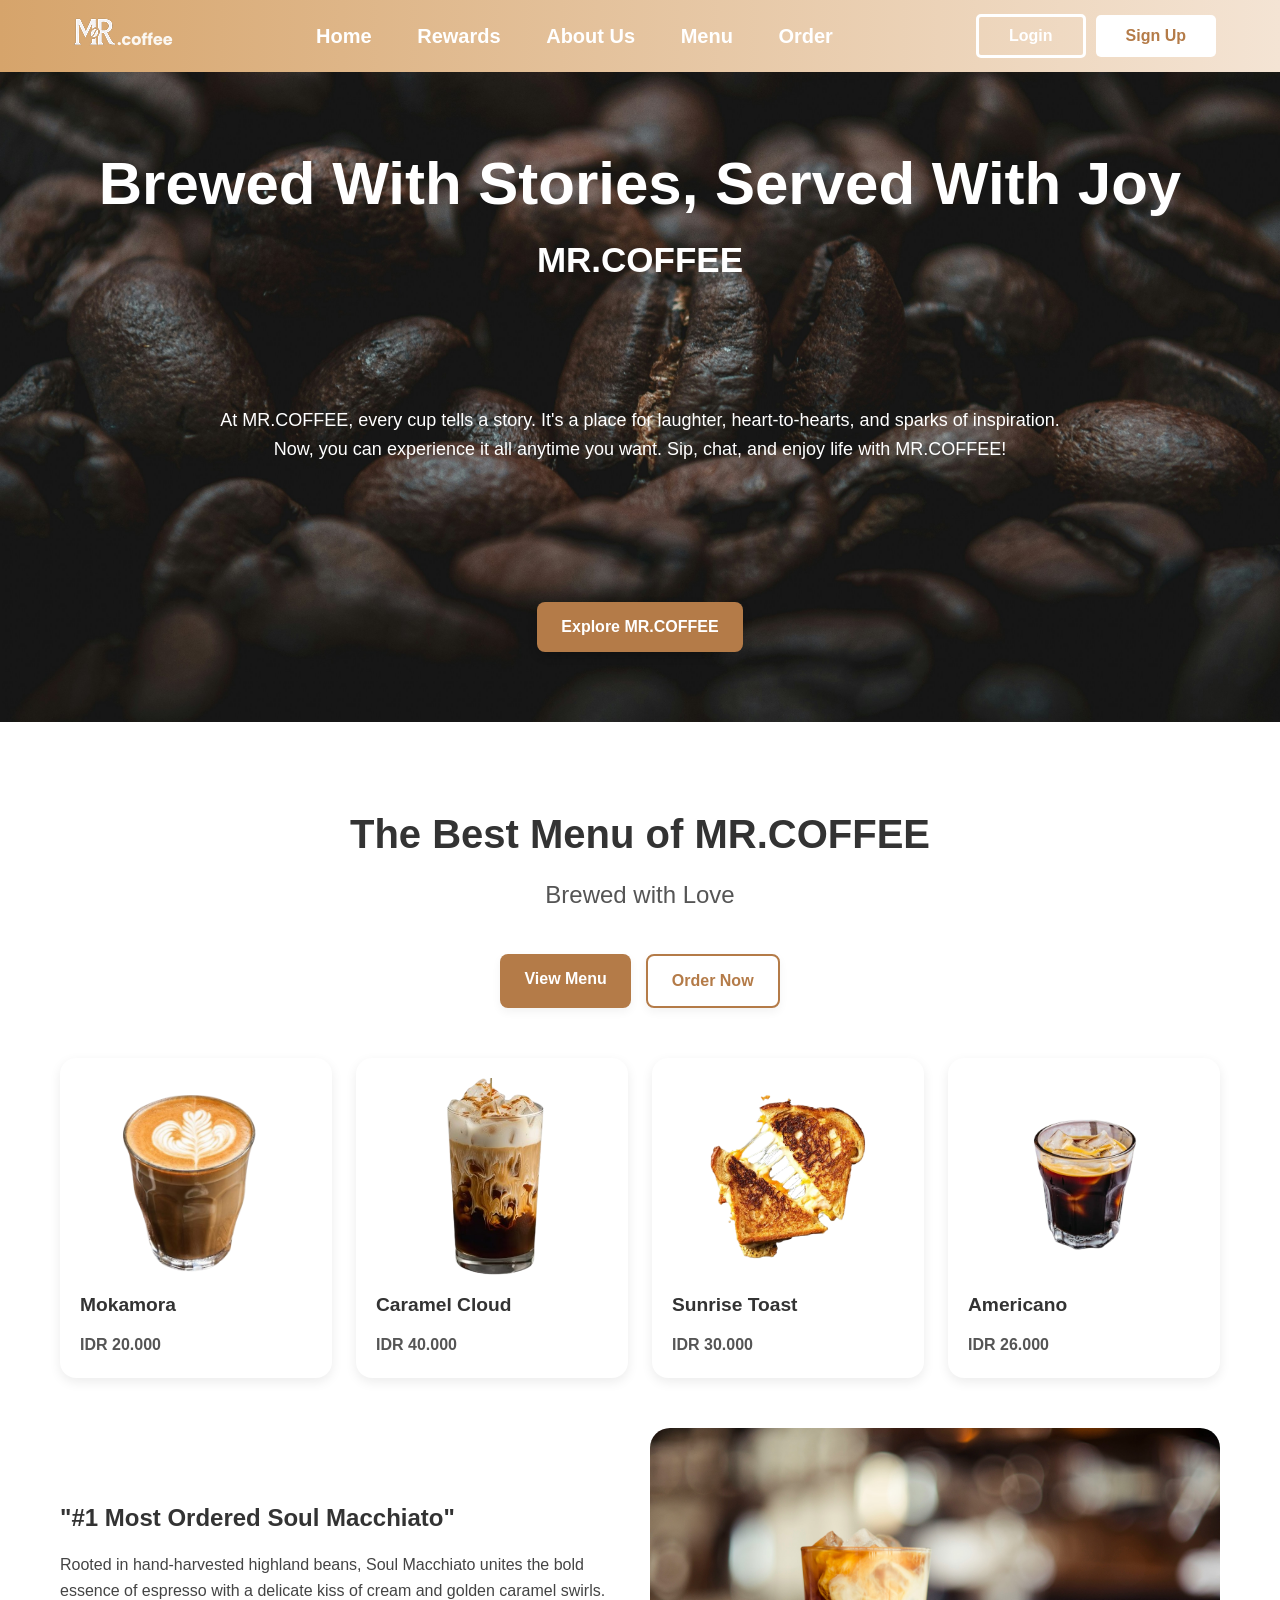
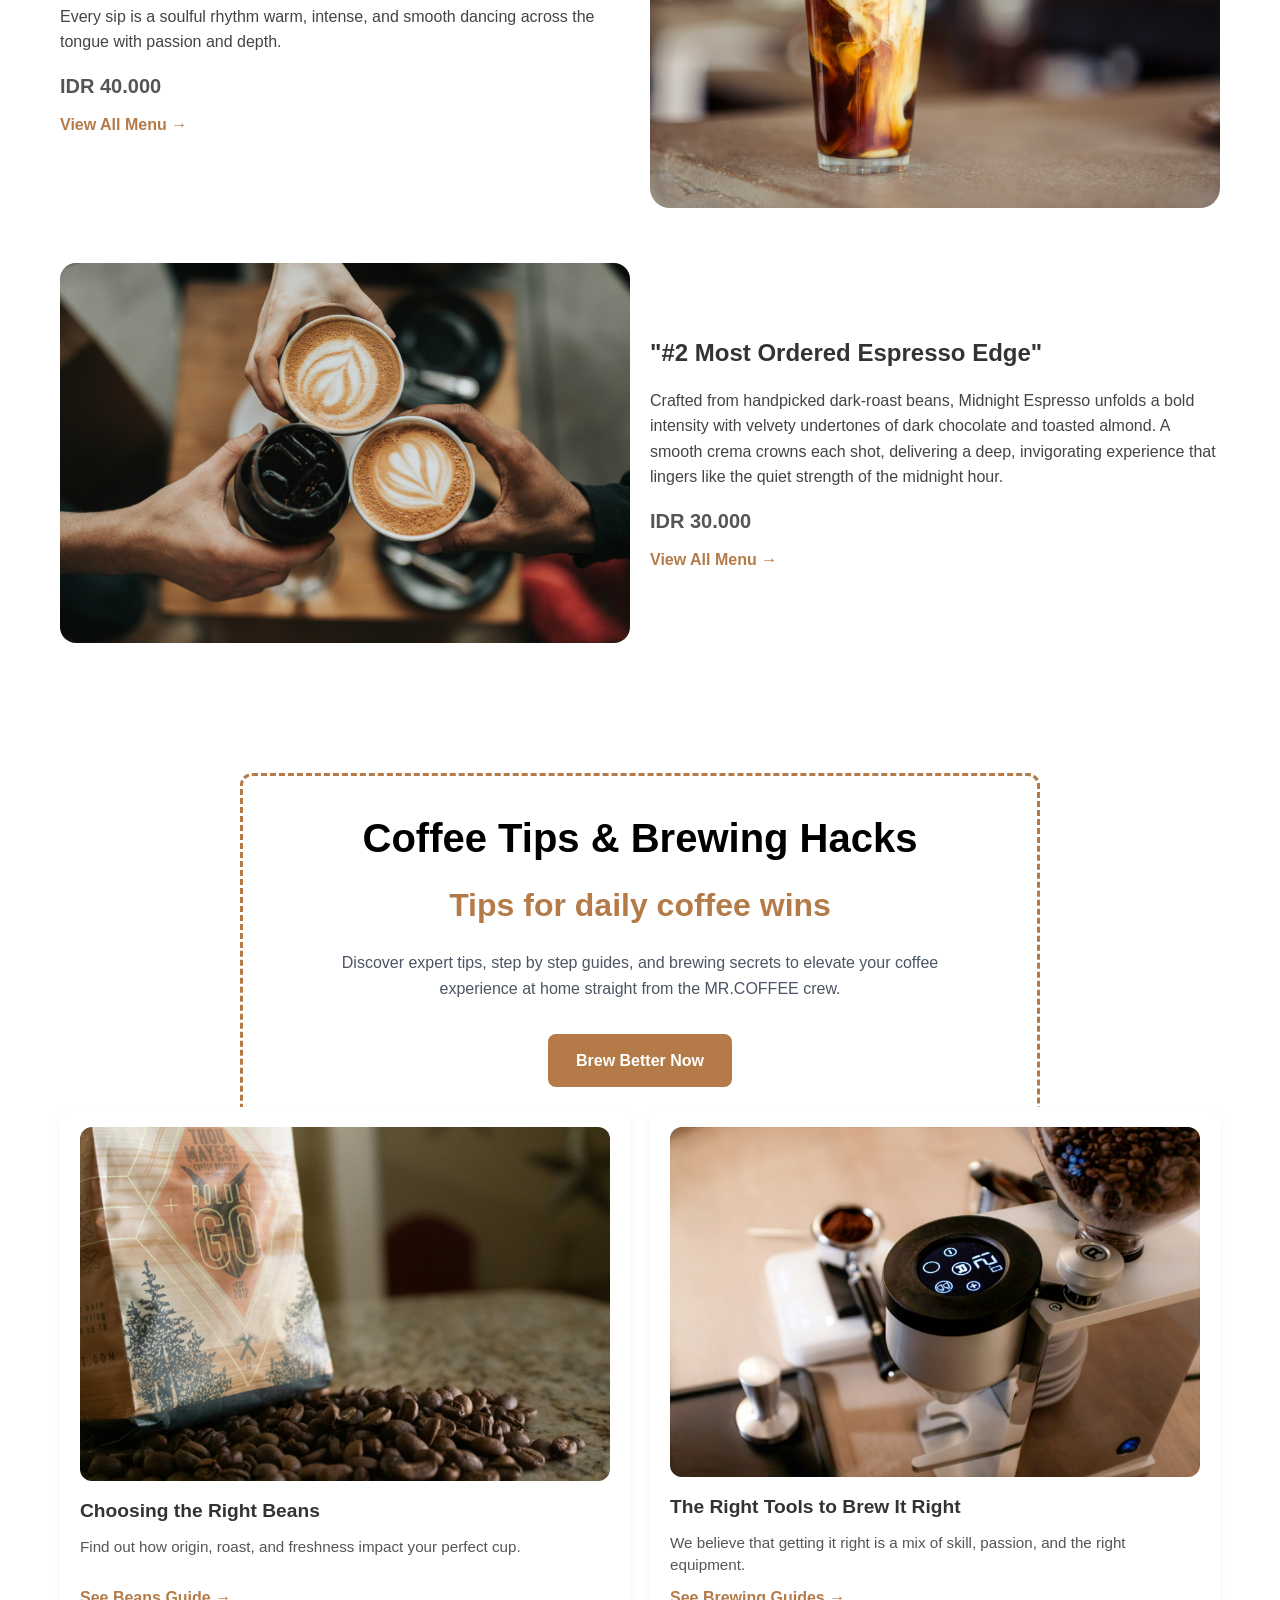
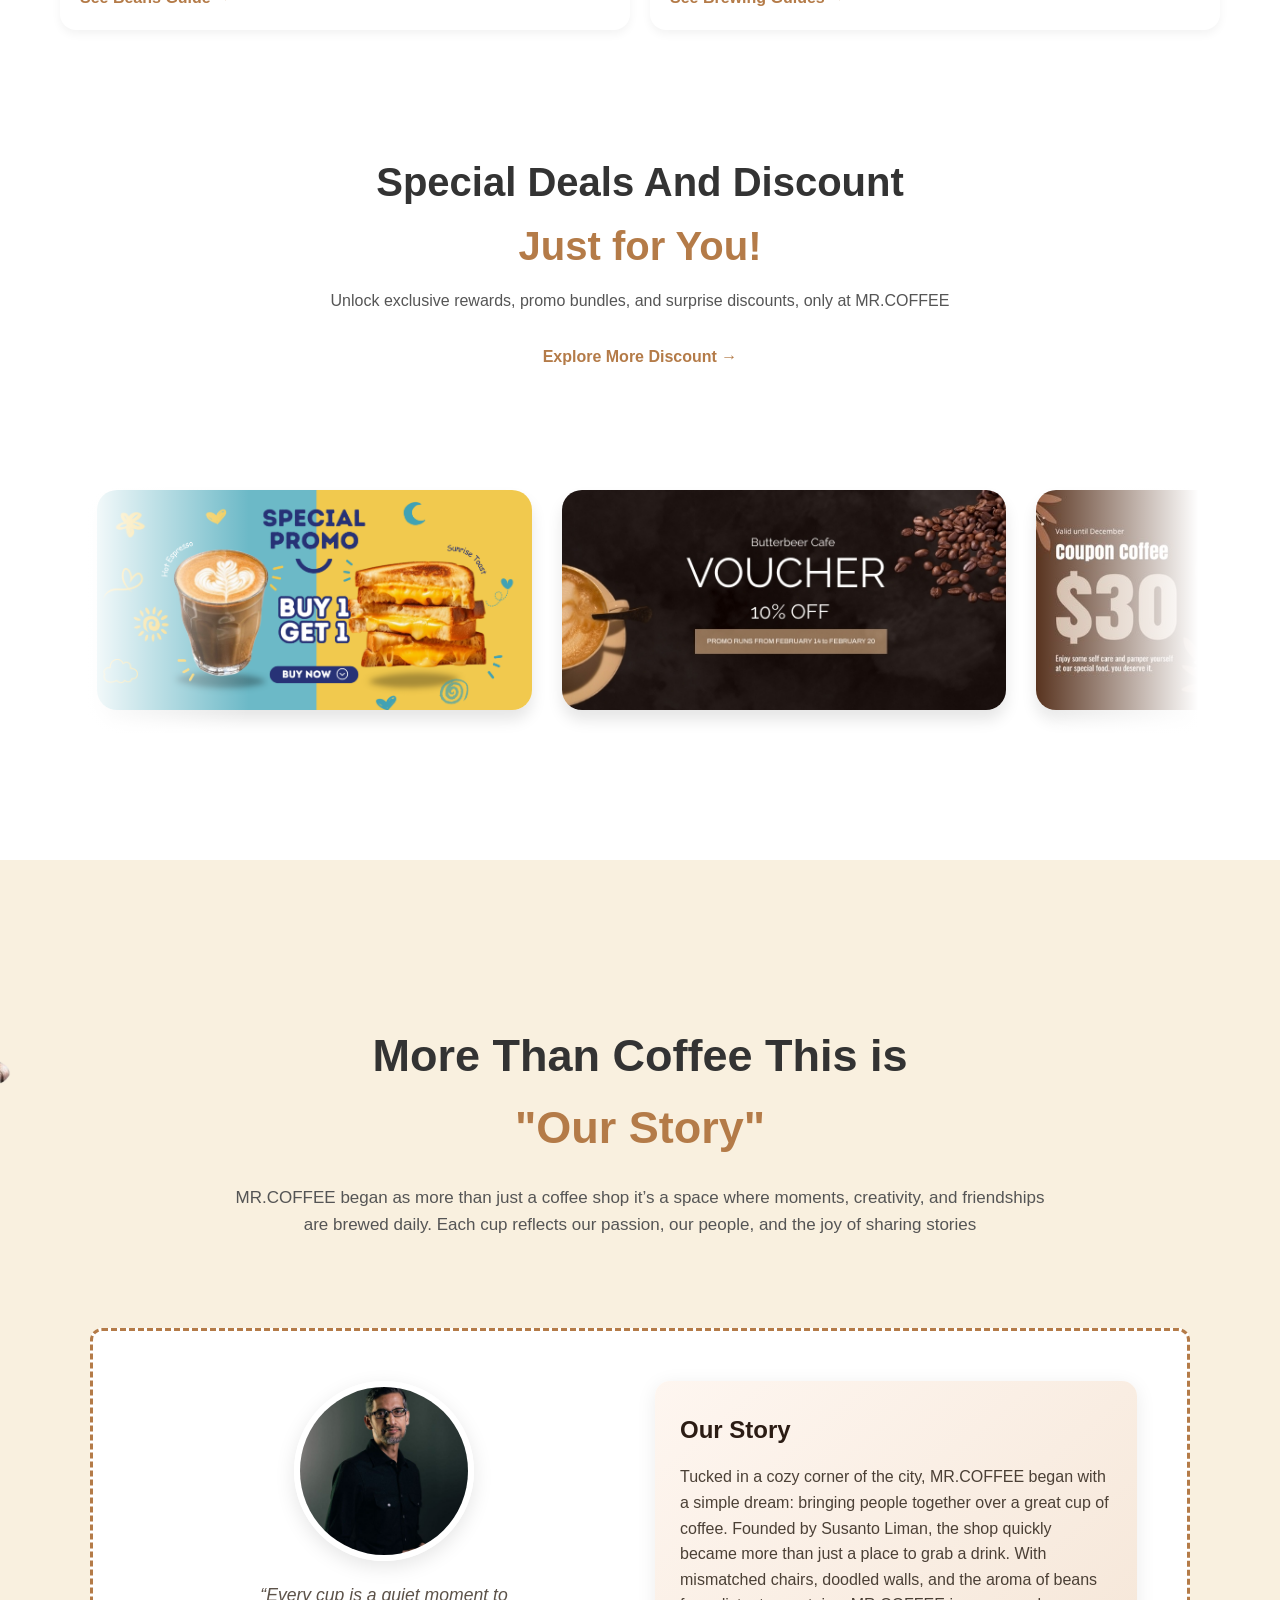
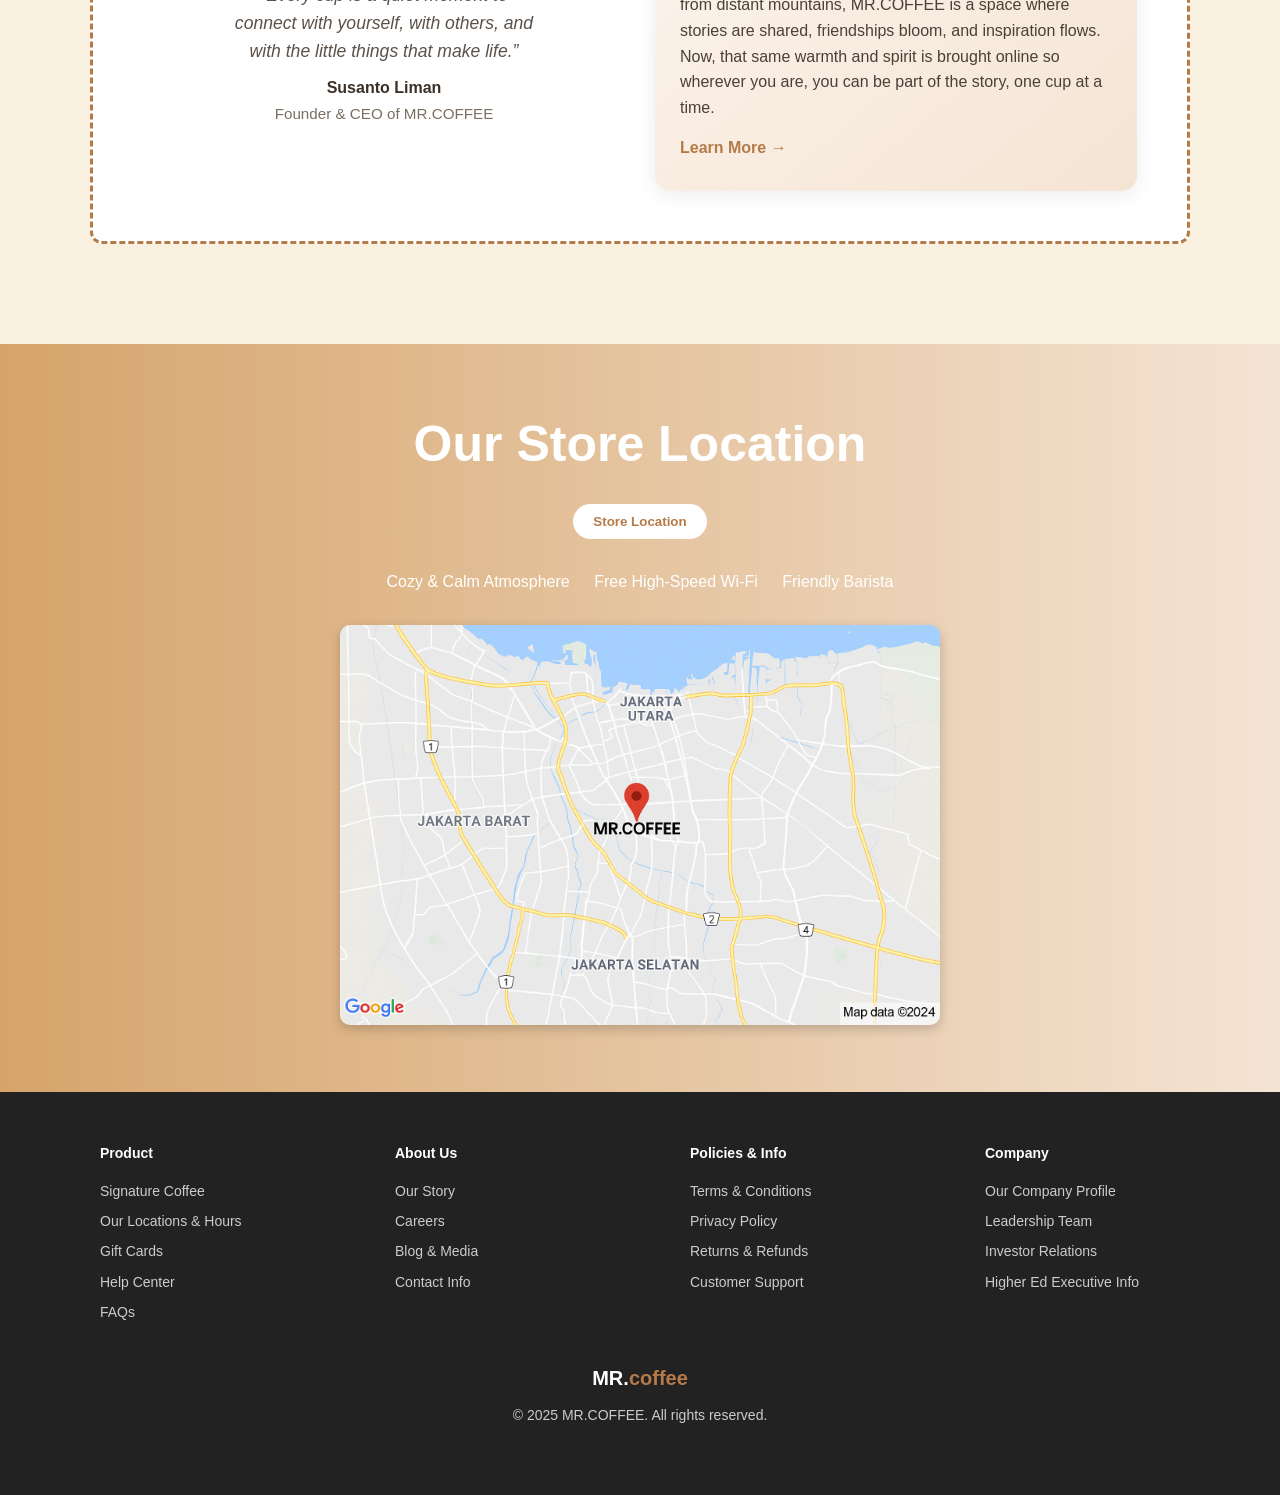
<file: index.html>
<!DOCTYPE html>
<html lang="en">
<head>
    <meta charset="UTF-8">
    <meta name="viewport" content="width=device-width, initial-scale=1.0">
    <title>MR.COFFEE - Home</title>
    <link rel="stylesheet" href="style.css">
</head>
<body>
    <header class="header">
        <div class="container">
            <div class="logo-image">
                <img src="aset/logo.png" alt="">
            </div>

            <div class="navbar">
                <nav class="navbar-link">
                    <a href="index.html">Home</a>
                    <a href="rewards.html">Rewards</a>
                    <a href="about.html">About Us</a>
                    <a href="menu.html">Menu</a>
                    <a href="order.html">Order</a>
                </nav>
            </div>

            <div class="button">
                <a href="login.html" class="btn-login">Login</a>
                <a href="signup.html" class="btn-signup">Sign Up</a>
            </div>
        </div>
    </header>

    <section class="banner">
        <div class="slogan-text">
            <h1>Brewed With Stories, Served With Joy</h1>
            <h2>MR.COFFEE</h2>
        </div>

        <div class="description">
            <p>At MR.COFFEE, every cup tells a story. It's a place for laughter, heart-to-hearts, and sparks of inspiration.</p>
            <p>Now, you can experience it all anytime you want. Sip, chat, and enjoy life with MR.COFFEE!</p>
        </div>
        <div class="banner-buttons">
            <a href="about.html" class="btn-banner-primary">Explore MR.COFFEE</a>
        </div>
    </section>

    <section class="top-products">
        <h3>The Best Menu of MR.COFFEE<br><span>Brewed with Love</span></h3>

        <div class="menu-buttons">
            <a href="menu.html" class="btn-primary">View Menu</a>
            <a href="order.html" class="btn-secondary">Order Now</a>
        </div>


        <div class="product-box">
            <div class="product">
                <img src="aset/menu1.png" alt="Mokamora">
                <h4>Mokamora</h4>
                <p>IDR 20.000</p>
            </div>
            <div class="product">
                <img src="aset/menu2.png" alt="Caramel Cloud">
                <h4>Caramel Cloud</h4>
                <p>IDR 40.000</p>
            </div>
            <div class="product">
                <img src="aset/menu3.png" alt="Sunrise Toast">
                <h4>Sunrise Toast</h4>
                <p>IDR 30.000</p>
            </div>
            <div class="product">
                <img src="aset/menu4.png" alt="Americano">
                <h4>Americano</h4>
                <p>IDR 26.000</p>
            </div>
        </div>

        <div class="featured-product">
            <div class="featured-info">
                <img src="aset/menu5.jpg" alt="Soul Macchiato">
                <div class="featured-text">
                    <h4>"#1 Most Ordered Soul Macchiato"</h4>
                    <p>Rooted in hand-harvested highland beans, Soul Macchiato unites the bold essence of espresso with a delicate kiss of cream and golden caramel swirls. Every sip is a soulful rhythm warm, intense, and smooth dancing across the tongue with passion and depth.</p>
                    <h5>IDR 40.000</h5>
                    <a href="menu.html">View All Menu →</a>
                </div>
            </div>
        </div>

        <div class="featured-product2">
            <div class="featured-info2">
                <img src="aset/menu6.jpg" alt="Soul Macchiato">
                <div class="featured-text">
                    <h4>"#2 Most Ordered Espresso Edge"</h4>
                    <p>Crafted from handpicked dark-roast beans, Midnight Espresso unfolds a bold intensity with velvety undertones of dark chocolate and toasted almond. A smooth crema crowns each shot, delivering a deep, invigorating experience that lingers like the quiet strength of the midnight hour.</p>
                    <h5>IDR 30.000</h5>
                    <a href="menu.html">View All Menu →</a>
                </div>
            </div>
        </div>

        <div class="title-box">
            <div class="title-box">
                <h2>Coffee Tips & Brewing Hacks<br><span>Tips for daily coffee wins</span></h2>
                <p class="product-subtext">
                    Discover expert tips, step by step guides, and brewing secrets to elevate your coffee experience at home straight from the MR.COFFEE crew.
                </p>
                <a href="#" class="cta-button">Brew Better Now</a>
            </div>
        </div>

        <div class="bottom-products">
            <div class="product">
                <img src="aset/jacob-campbell-krJo47mgFeI-unsplash.jpg" alt="Brew Tools">
                <h4>Choosing the Right Beans</h4>
                <p>Find out how origin, roast, and freshness impact your perfect cup.</p>
                <a href="#">See Beans Guide →</a>
            </div>
            <div class="product">
                <img src="aset/grinder.jpg" alt="Coffee Grinder">
                <h4>The Right Tools to Brew It Right</h4>
                <p>We believe that getting it right is a mix of skill, passion, and the right equipment.</p>
                <a href="#">See Brewing Guides →</a>
            </div>
        </div>
    </section>

    <section class="rewards-section">
        <h2>Special Deals And Discount<br><span>Just for You!</span></h2>
        <p class="rewards-subtext">Unlock exclusive rewards, promo bundles, and surprise discounts, only at MR.COFFEE</p>
        <a href="rewards.html" class="explore-link">Explore More Discount →</a>

        <div class="slider-wrapper">
            <div class="slider">
                <div class="slide-track">
                    <div class="slide">
                        <img src="/aset/rewards1.png" alt="">
                    </div>
                    <div class="slide">
                        <img src="/aset/rewards2.jpg" alt="">
                    </div>
                    <div  class="slide">
                        <img src="/aset/promo3.jpeg" alt="">
                    </div>
                    <div  class="slide">
                        <img src="aset/promo1.jpg" alt="">
                    </div>
                    <div  class="slide">
                        <img src="aset/rewards5.jpg" alt="">
                    </div>

                    <div class="slide">
                        <img src="/aset/rewards1.png" alt="">
                    </div>
                    <div class="slide">
                        <img src="/aset/rewards2.jpg" alt="">
                    </div>
                    <div  class="slide">
                        <img src="/aset/promo3.jpeg" alt="">
                    </div>
                    <div  class="slide">
                        <img src="aset/promo1.jpg" alt="">
                    </div>  
                    <div  class="slide">
                        <img src="aset/rewards5.jpg" alt="">
                    </div>

                    <div class="slide">
                        <img src="/aset/rewards1.png" alt="">
                    </div>
                    <div class="slide">
                        <img src="/aset/rewards2.jpg" alt="">
                    </div>
                    <div  class="slide">
                        <img src="/aset/promo3.jpeg" alt="">
                    </div>
                    <div  class="slide">
                        <img src="aset/promo1.jpg" alt="">
                    </div>  
                    <div  class="slide">
                        <img src="aset/rewards5.jpg" alt="">
                    </div>
                </div>
            </div>
        </div>
    </section>

    <section class="ceo-story-section">
        <img src="aset/dekorasi1.png" alt="decoration" class="decoration decoration-right">
        <img src="aset/dekoarsi3.png" alt="decoration" class="decoration decoration-left">

        <div class="title-ceo">
            <h2>More Than Coffee This is<br><span>"Our Story"</span></h2>
            <p class="ceo-subtext">MR.COFFEE began as more than just a coffee shop it’s a space where
            moments, creativity, and friendships<br>are brewed daily. Each cup reflects 
            our passion, our people, and the joy of sharing stories</p>
        </div>
        <div class="ceo-story-container">
            <div class="ceo-left">
                <img src="aset/ceo2.jpg" alt="Founder" class="ceo-photo">
                <blockquote class="ceo-quote">“Every cup is a quiet moment to connect with yourself, with others, and with the little things that make life.”</blockquote>
                <p class="ceo-name">Susanto Liman<br><span>Founder & CEO of MR.COFFEE</span></p>
            </div>

            <div class="ceo-right">
                <div class="ceo-story-box">
                    <h3>Our Story</h3>
                    <p>
                    Tucked in a cozy corner of the city, MR.COFFEE began with a simple dream: bringing people together over a great cup of coffee.
                    Founded by Susanto Liman, the shop quickly became more than just a place to grab a drink.
                    With mismatched chairs, doodled walls, and the aroma of beans from distant mountains, MR.COFFEE is a space where stories are shared, friendships bloom, and inspiration flows.
                    Now, that same warmth and spirit is brought online so wherever you are, you can be part of the story, one cup at a time.
                    </p>
                    <a href="about.html" class="learn-more">Learn More →</a>
                </div>
            </div>
        </div>
    </section>


    <section class="store-map-section">
        <h1>Our Store Location</h1>
        <button class="store-location-btn">Store Location</button>
        <div class="store-info-icons">
            <span>Cozy & Calm Atmosphere</span>
            <span>Free High-Speed Wi-Fi</span>
            <span>Friendly Barista</span>
        </div>
        <div class="map-container">
            <img src="aset/Maps.png" alt="MR.COFFEE Store Location Map">
        </div>
    </section>

    <footer class="site-footer">
        <div class="footer-columns">
            <div>
                <h4>Product</h4>
                <ul>
                    <li>Signature Coffee</li>
                    <li>Our Locations & Hours</li>
                    <li>Gift Cards</li>
                    <li>Help Center</li>
                    <li>FAQs</li>
                </ul>
            </div>
            <div>
                <h4>About Us</h4>
                <ul>
                    <li>Our Story</li>
                    <li>Careers</li>
                    <li>Blog & Media</li>
                    <li>Contact Info</li>
                </ul>
            </div>
            <div>
                <h4>Policies & Info</h4>
                <ul>
                    <li>Terms & Conditions</li>
                    <li>Privacy Policy</li>
                    <li>Returns & Refunds</li>
                    <li>Customer Support</li>
                </ul>
            </div>
            <div>
                <h4>Company</h4>
                <ul>
                    <li>Our Company Profile</li>
                    <li>Leadership Team</li>
                    <li>Investor Relations</li>
                    <li>Higher Ed Executive Info</li>
                </ul>
            </div>
        </div>
        <div class="footer-bottom">
            <div class="footer-logo">MR.<span>coffee</span></div>
            <p>&copy; 2025 MR.COFFEE. All rights reserved.</p>
            <div class="social-icons">
                <a href="#"></a>
                <a href="#"></a>
                <a href="#"></a>
                <a href="#"></a>
            </div>
            </div>
    </footer>
</body>
</html>
</file>
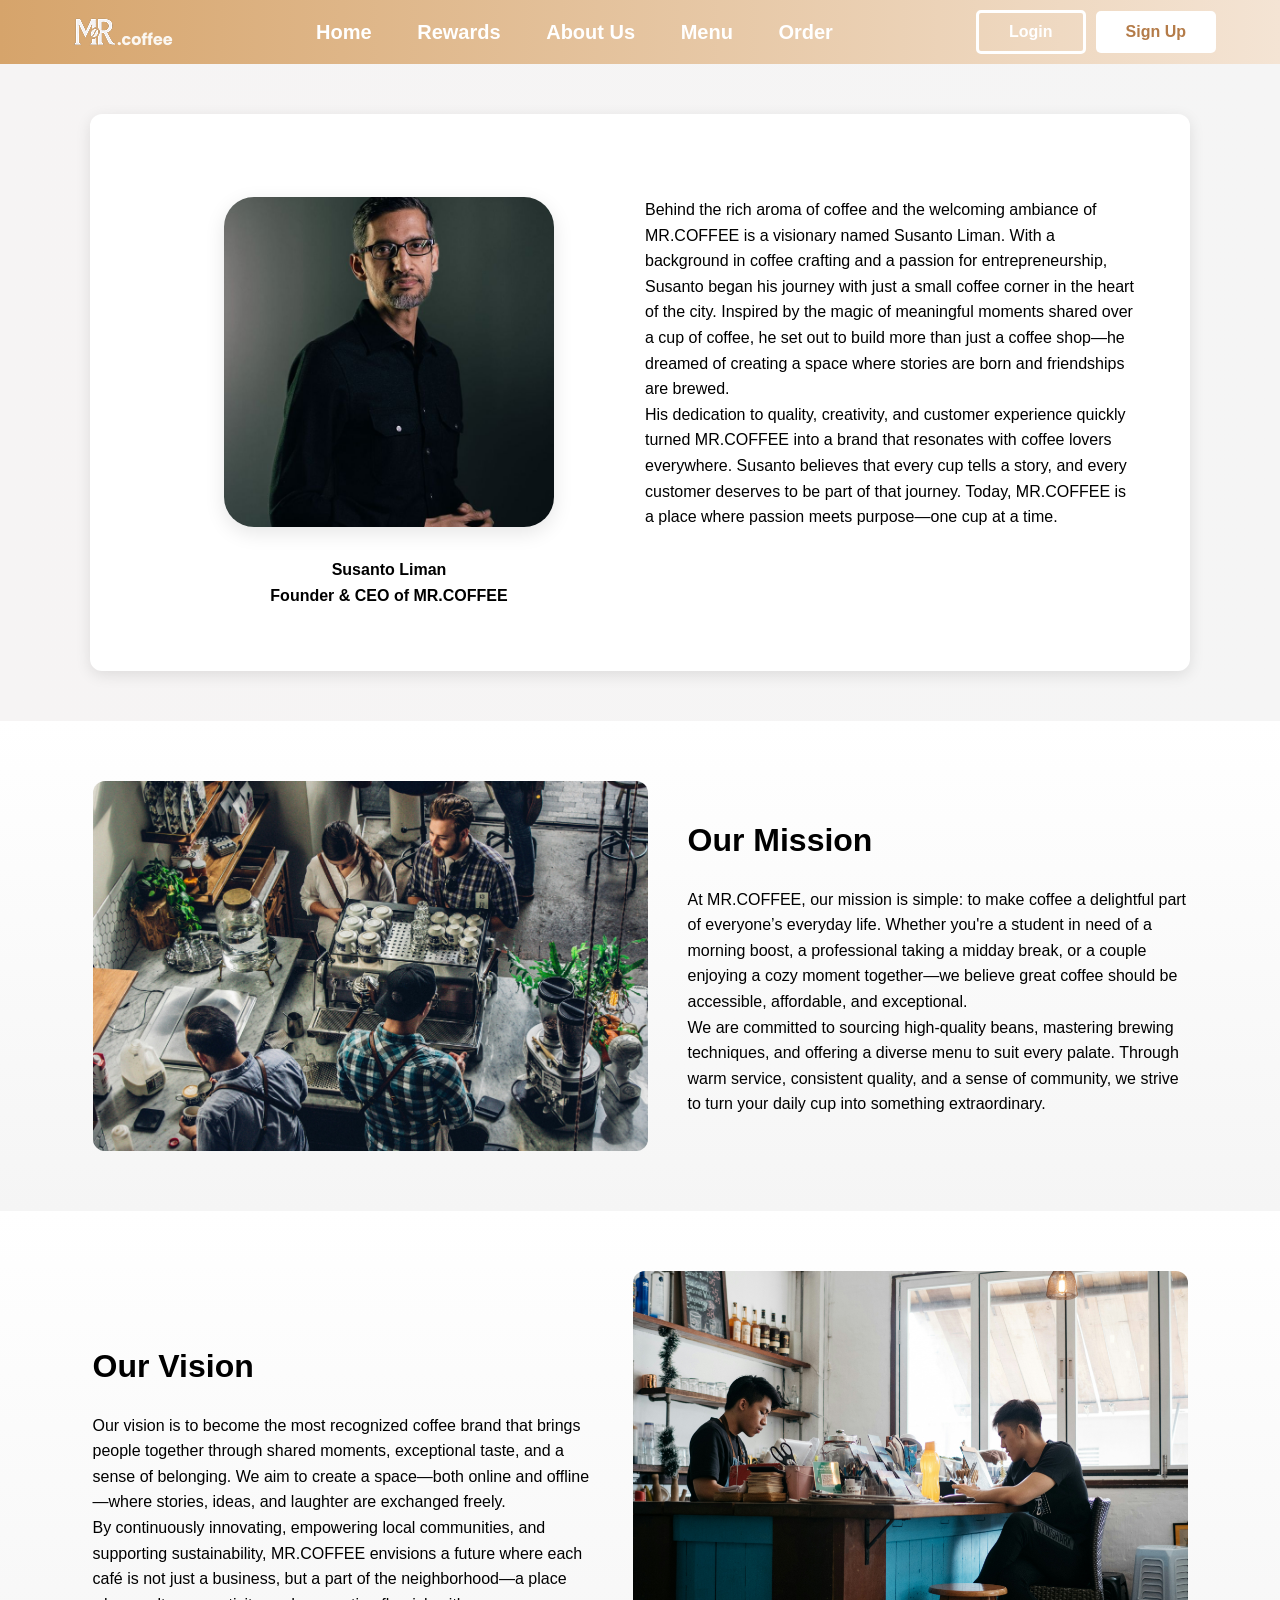
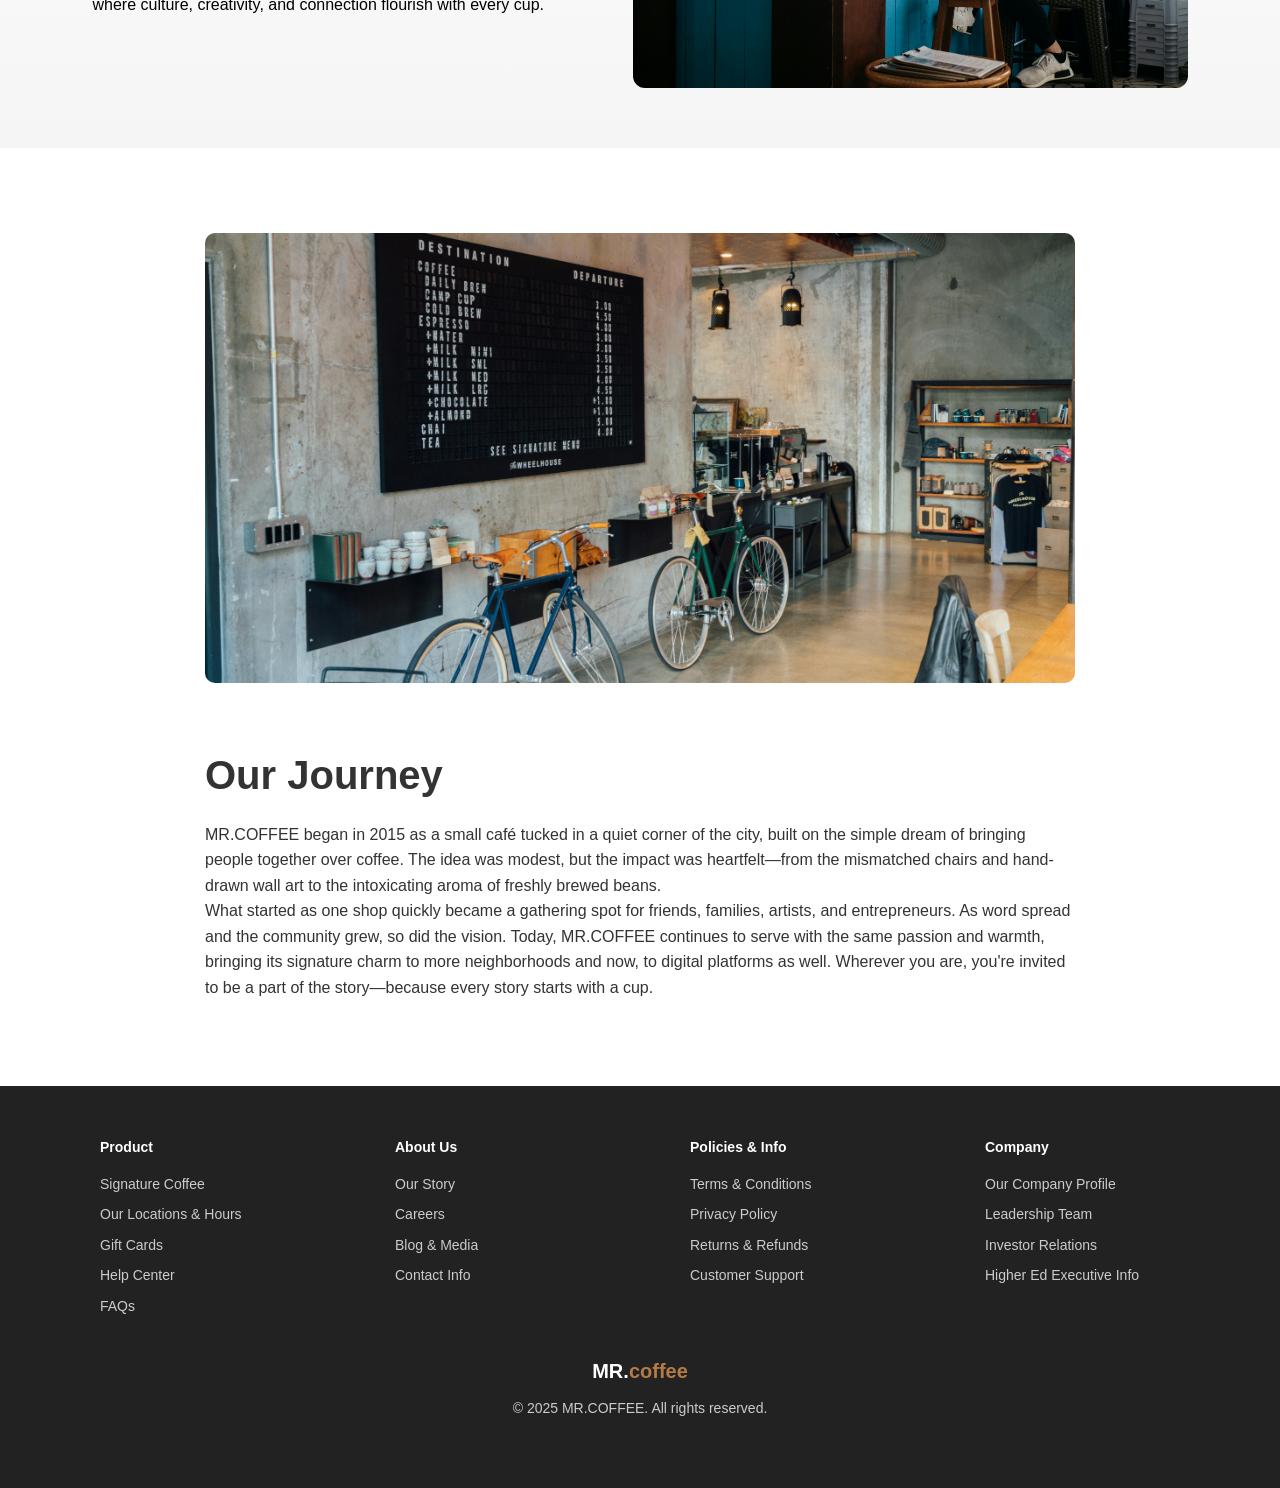
<file: about.html>
<!DOCTYPE html>
<html lang="en">
<head>
    <meta charset="UTF-8">
    <meta name="viewport" content="width=device-width, initial-scale=1.0">
    <title>MR.COFFEE - About</title>
    <link rel="stylesheet" href="styleabout.css">
</head>
<body>
    <header class="header">
        <div class="container">
            <div class="logo-image">
                <img src="aset/logo.png" alt="">
            </div>

            <div class="navbar">
                <nav class="navbar-link">
                    <a href="index.html">Home</a>
                    <a href="rewards.html">Rewards</a>
                    <a href="about.html">About Us</a>
                    <a href="menu.html">Menu</a>
                    <a href="order.html">Order</a>
                </nav>
            </div>

            <div class="button">
                <a href="login.html" class="btn-login">Login</a>
                <a href="signup.html" class="btn-signup">Sign Up</a>
            </div>
        </div>
    </header>

    <!-- Section 1: CEO & Founder -->
    <section class="ceo-story-section">
            <div class="ceo-story-container">
                <div class="ceo-left">
                    <img src="aset/ceo2.jpg" alt="Founder" class="ceo-photo">
                    <p class="ceo-name">Susanto Liman<br><span>Founder & CEO of MR.COFFEE</span></p>
                </div>

                <div class="ceo-right">
                    <div class="ceo-story-box">
                        <p>
                            Behind the rich aroma of coffee and the welcoming ambiance of MR.COFFEE is a visionary named Susanto Liman. With a background in coffee crafting and a passion for entrepreneurship, Susanto began his journey with just a small coffee corner in the heart of the city. Inspired by the magic of meaningful moments shared over a cup of coffee, he set out to build more than just a coffee shop—he dreamed of creating a space where stories are born and friendships are brewed.
                            <br>
                            His dedication to quality, creativity, and customer experience quickly turned MR.COFFEE into a brand that resonates with coffee lovers everywhere. Susanto believes that every cup tells a story, and every customer deserves to be part of that journey. Today, MR.COFFEE is a place where passion meets purpose—one cup at a time.
                        </p>
                    </div>
                </div>
            </div>
        </section>

    <!-- Section 2: Mission -->
    <section class="wave-section mission">
        <div class="wave-content reverse">
            <div class="text">
                <h2>Our Mission</h2>
                <p>
                    At MR.COFFEE, our mission is simple: to make coffee a delightful part of everyone’s everyday life. Whether you're a student in need of a morning boost, a professional taking a midday break, or a couple enjoying a cozy moment together—we believe great coffee should be accessible, affordable, and exceptional.
                    <br>
                    We are committed to sourcing high-quality beans, mastering brewing techniques, and offering a diverse menu to suit every palate. Through warm service, consistent quality, and a sense of community, we strive to turn your daily cup into something extraordinary.
                </p>
            </div>
            <img src="aset/about4.jpg" alt="Mission Image"/>
        </div>
    </section>

    <!-- Section 3: Vision -->
    <section class="wave-section vision">
        <div class="wave-content">
            <img src="aset/about2.jpg" alt="Vision Image" />
            <div class="text">
                <h2>Our Vision</h2>
                <p>
                    Our vision is to become the most recognized coffee brand that brings people together through shared moments, exceptional taste, and a sense of belonging. We aim to create a space—both online and offline—where stories, ideas, and laughter are exchanged freely.
                    <br>
                    By continuously innovating, empowering local communities, and supporting sustainability, MR.COFFEE envisions a future where each café is not just a business, but a part of the neighborhood—a place where culture, creativity, and connection flourish with every cup.
                </p>
            </div>
        </div>
    </section>

    <!-- Section 4: Company Story -->
    <section class="story-section">
        <img src="aset/BG2.jpg" alt="Company Story" class="story-img" />
        <h2 class="section-title">Our Journey</h2>
        <p class="section-desc">
            MR.COFFEE began in 2015 as a small café tucked in a quiet corner of the city, built on the simple dream of bringing people together over coffee. The idea was modest, but the impact was heartfelt—from the mismatched chairs and hand-drawn wall art to the intoxicating aroma of freshly brewed beans.
            <br>
            What started as one shop quickly became a gathering spot for friends, families, artists, and entrepreneurs. As word spread and the community grew, so did the vision. Today, MR.COFFEE continues to serve with the same passion and warmth, bringing its signature charm to more neighborhoods and now, to digital platforms as well.
            Wherever you are, you're invited to be a part of the story—because every story starts with a cup.
        </p>
    </section>

    <footer class="site-footer">
        <div class="footer-columns">
            <div>
                <h4>Product</h4>
                <ul>
                    <li>Signature Coffee</li>
                    <li>Our Locations & Hours</li>
                    <li>Gift Cards</li>
                    <li>Help Center</li>
                    <li>FAQs</li>
                </ul>
            </div>
            <div>
                <h4>About Us</h4>
                <ul>
                    <li>Our Story</li>
                    <li>Careers</li>
                    <li>Blog & Media</li>
                    <li>Contact Info</li>
                </ul>
            </div>
            <div>
                <h4>Policies & Info</h4>
                <ul>
                    <li>Terms & Conditions</li>
                    <li>Privacy Policy</li>
                    <li>Returns & Refunds</li>
                    <li>Customer Support</li>
                </ul>
            </div>
            <div>
                <h4>Company</h4>
                <ul>
                    <li>Our Company Profile</li>
                    <li>Leadership Team</li>
                    <li>Investor Relations</li>
                    <li>Higher Ed Executive Info</li>
                </ul>
            </div>
        </div>
        <div class="footer-bottom">
            <div class="footer-logo">MR.<span>coffee</span></div>
            <p>&copy; 2025 MR.COFFEE. All rights reserved.</p>
            <div class="social-icons">
                <a href="#"></a>
                <a href="#"></a>
                <a href="#"></a>
                <a href="#"></a>
            </div>
            </div>
    </footer>
</body>
</html>
</file>
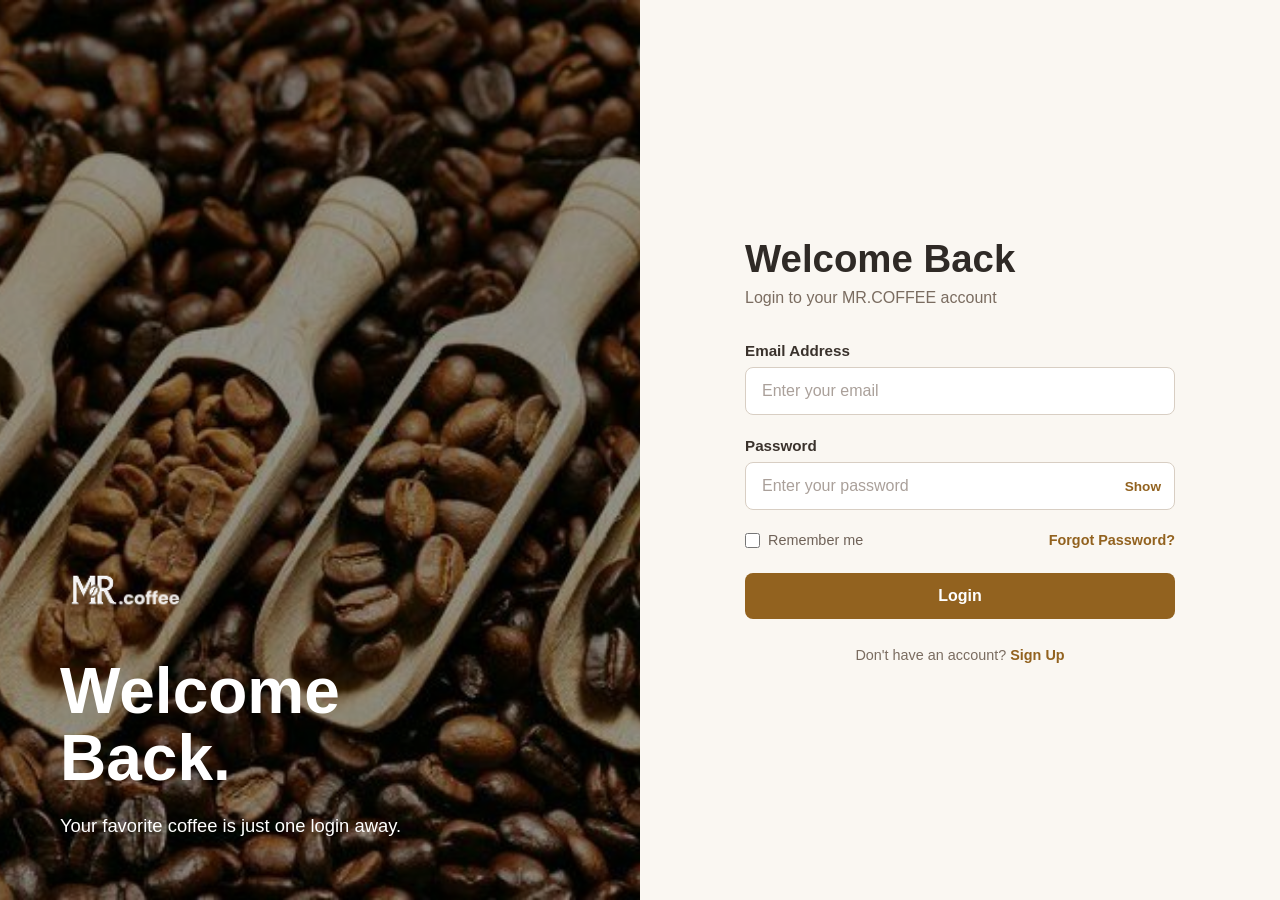
<file: login.html>
<!DOCTYPE html>
<html lang="en">
<head>
    <meta charset="UTF-8">
    <meta name="viewport" content="width=device-width, initial-scale=1.0">

    <title>MR.COFFEE - Login</title>

    <link rel="stylesheet" href="stylelogin.css">
</head>
<body>
    <main class="login-page">
        <section class="login-image">
            <div class="image-overlay">
                <div class="brand-content">
                    <img src="aset/logo.png" alt="MR.COFFEE Logo">
                    <h1>Welcome Back.</h1>
                    <p>Your favorite coffee is just one login away.</p>
                </div>
            </div>
        </section>

        <section class="login-container">
            <div class="login-box">
                <div class="login-header">
                    <h2>Welcome Back</h2>
                    <p>Login to your MR.COFFEE account</p>
                </div>


                <form id="loginForm">
                    <!-- EMAIL -->
                    <div class="form-group">
                        <label for="email">
                            Email Address
                        </label>
                        <input type="email" id="email" name="email" placeholder="Enter your email" autocomplete="email">
                        <small class="error-message" id="emailError"></small>
                    </div>

                    <div class="form-group">
                        <label for="password">Password</label>
                        <div class="password-wrapper">
                            <input type="password"id="password" name="password" placeholder="Enter your password" autocomplete="current-password">

                            <button type="button" id="togglePassword" class="toggle-password">
                                Show
                            </button>

                        </div>
                        <small class="error-message" id="passwordError"></small>
                    </div>

                    <div class="login-options">
                        <label class="remember-me">
                            <input type="checkbox" id="rememberMe">
                            <span>Remember me</span>
                        </label>
                        <a href="#" class="forgot-password">
                            Forgot Password?
                        </a>
                    </div>

                    <div class="login-message" id="loginMessage">
                    </div>

                    <button type="submit" class="login-button">
                        Login
                    </button>
                </form>

                <div class="signup-link">
                    <p>
                        Don't have an account?
                        <a href="signup.html">Sign Up</a>
                    </p>
                </div>
            </div>
        </section>
    </main>
    <script src="login.js"></script>
</body>
</html>
</file>
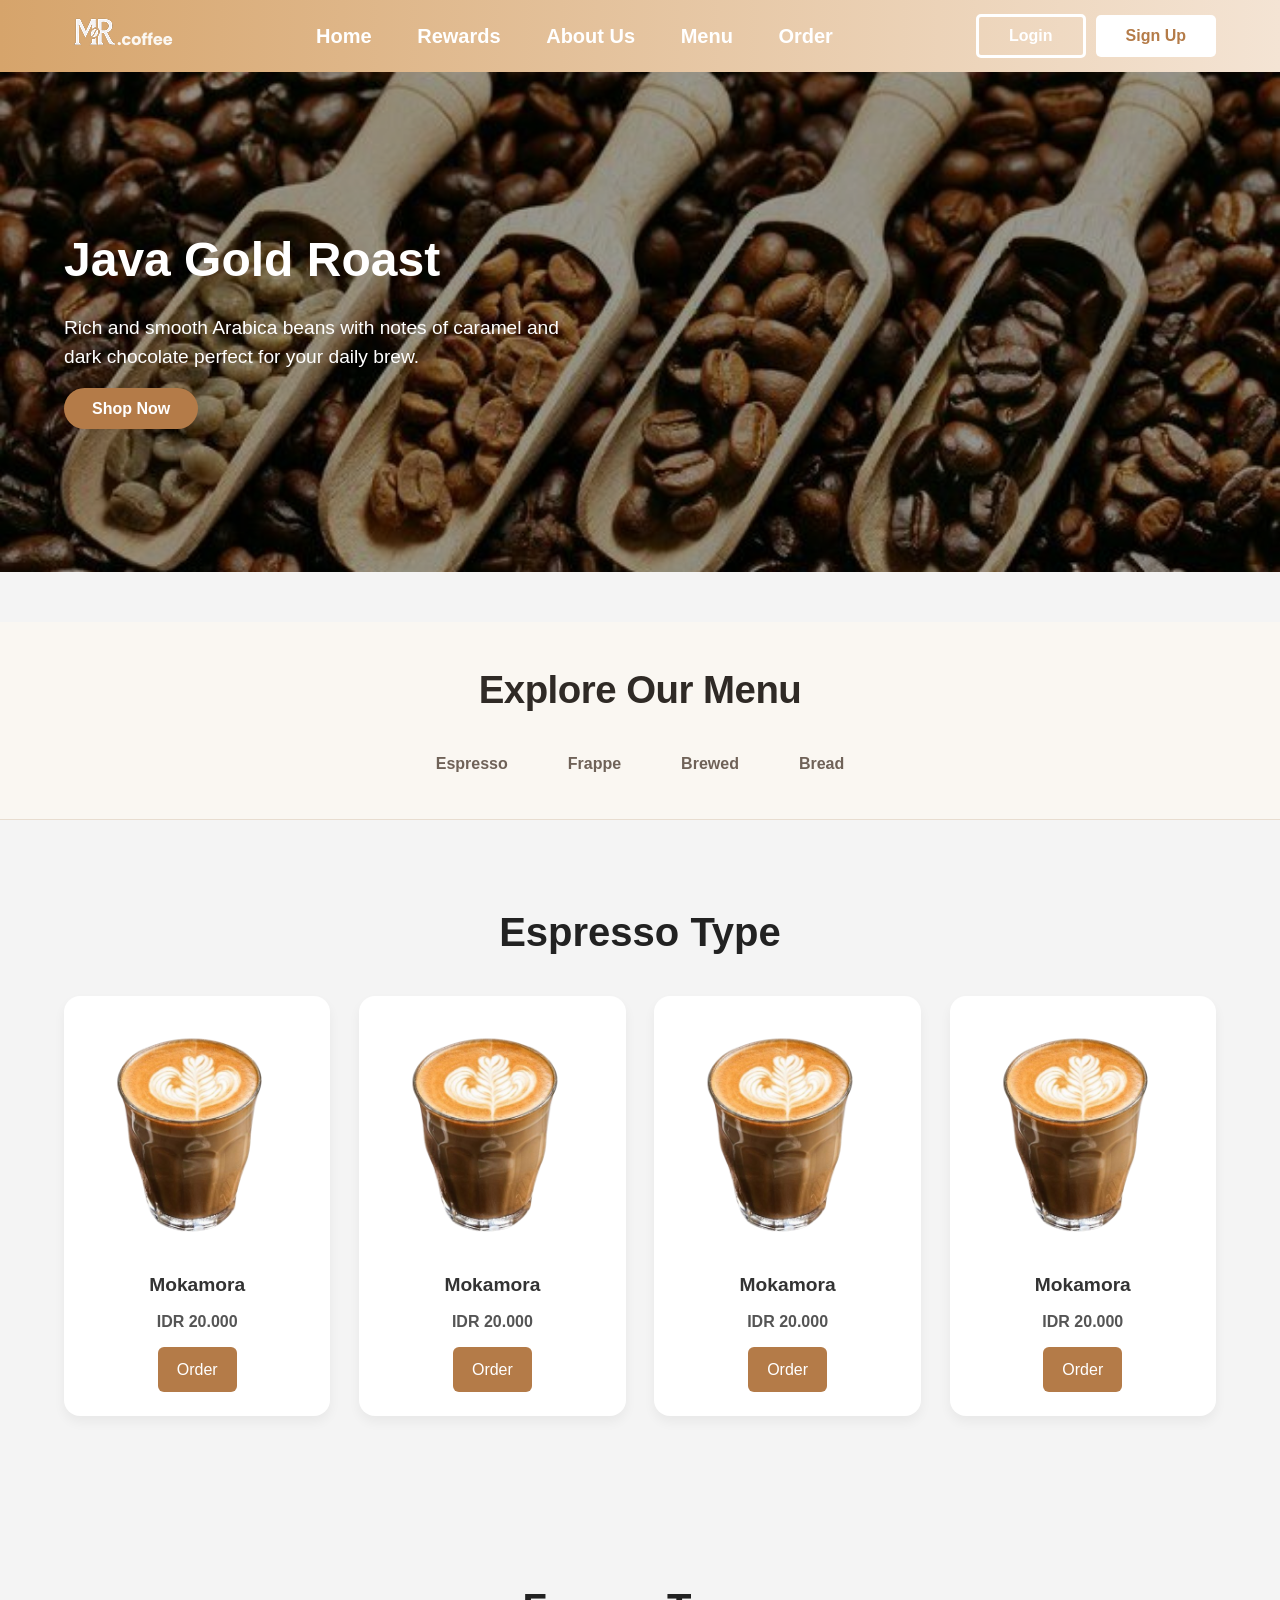
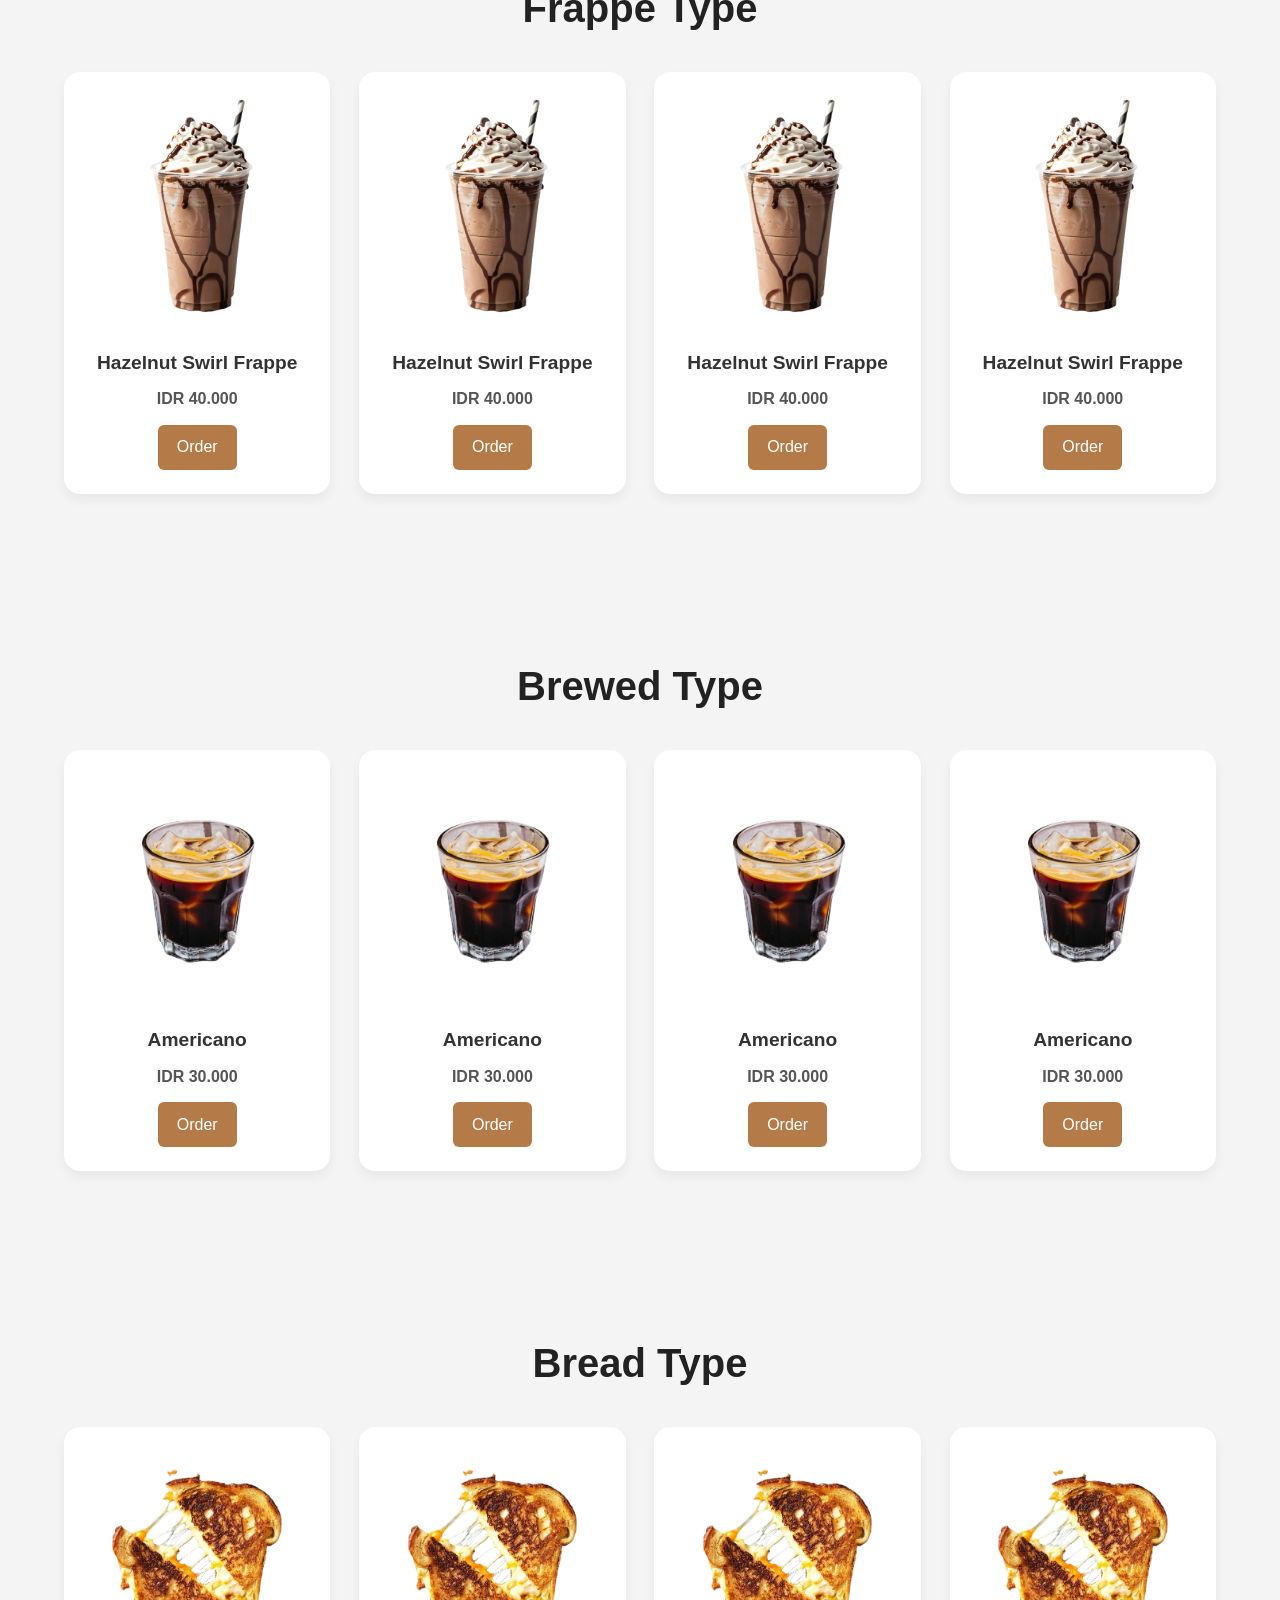
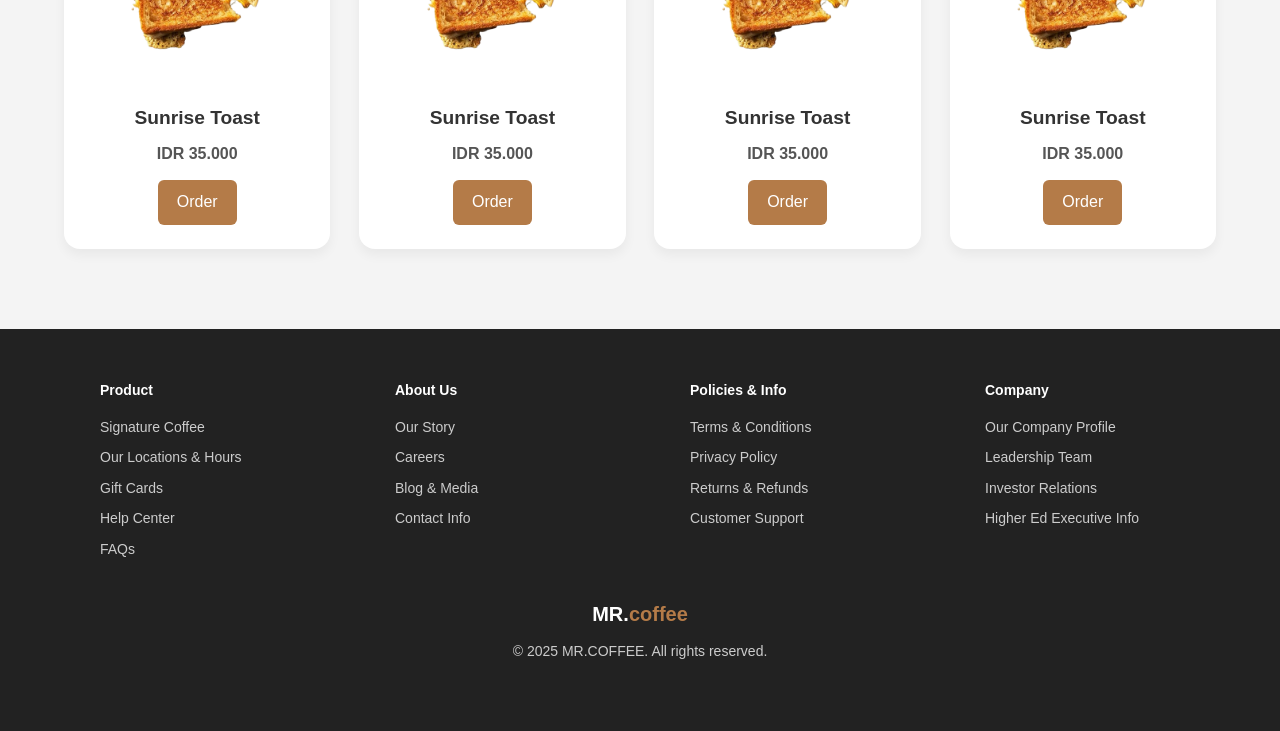
<file: menu.html>
<!DOCTYPE html>
<html lang="en">
<head>
    <meta charset="UTF-8" />
    <meta name="viewport" content="width=device-width, initial-scale=1.0"/>
    <title>MR.COFFEE - Menu</title>
    <link rel="stylesheet" href="stylemenu.css" />
</head>
<body>
    <header class="header">
        <div class="container">
            <div class="logo-image">
                <img src="aset/logo.png" alt="">
            </div>

            <div class="navbar">
                <nav class="navbar-link">
                    <a href="index.html">Home</a>
                    <a href="rewards.html">Rewards</a>
                    <a href="about.html">About Us</a>
                    <a href="menu.html">Menu</a>
                    <a href="order.html">Order</a>
                </nav>
            </div>

            <div class="button">
                <a href="login.html" class="btn-login">Login</a>
                <a href="signup.html" class="btn-signup">Sign Up</a>
            </div>
        </div>
    </header>

    <section class="hero">
        <div class="hero-overlay">
            <div class="hero-content">
            <h1>Java Gold Roast</h1>
            <p>Rich and smooth Arabica beans with notes of caramel and dark chocolate perfect for your daily brew.</p>
            <a href="#section-espresso" class="btn">Shop Now</a>
            </div>
        </div>
    </section>


    <!-- Navigation Section -->
    <nav class="section-nav" id="nav">
        <div class="nav-container">
            <h2 class="nav-title">Explore Our Menu</h2>
            <div class="nav-links">
                <a href="#espresso">Espresso</a>
                <a href="#frappe">Frappe</a>
                <a href="#brewed">Brewed</a>
                <a href="#bread">Bread</a>
            </div>
        </div>
    </nav>

    <!-- Product Sections -->
    <section class="product-section" id="espresso">
        <h2>Espresso Type</h2>
        <div class="product-grid">
            <div class="product-card">
                <img src="aset/menu1.png" alt="Product 1" />
                <h3>Mokamora</h3>
                <p>IDR 20.000</p>
                <a href="order.html" class="btn-order">Order</a>
            </div>
            <div class="product-card">
                <img src="aset/menu1.png" alt="Product 1" />
                <h3>Mokamora</h3>
                <p>IDR 20.000</p>
                <a href="order.html" class="btn-order">Order</a>
            </div>
            <div class="product-card">
                <img src="aset/menu1.png" alt="Product 1" />
                <h3>Mokamora</h3>
                <p>IDR 20.000</p>
                <a href="order.html" class="btn-order">Order</a>
            </div>
            <div class="product-card">
                <img src="aset/menu1.png" alt="Product 1" />
                <h3>Mokamora</h3>
                <p>IDR 20.000</p>
                <a href="order.html" class="btn-order">Order</a>
            </div>
        </div>
    </section>

    <section class="product-section" id="frappe">
        <h2>Frappe Type</h2>
        <div class="product-grid">
            <div class="product-card">
                <img src="aset/menu7.png" alt="Product 1" />
                <h3>Hazelnut Swirl Frappe</h3>
                <p>IDR 40.000</p>
                <a href="order.html" class="btn-order">Order</a>
            </div>
            <div class="product-card">
                <img src="aset/menu7.png" alt="Product 1" />
                <h3>Hazelnut Swirl Frappe</h3>
                <p>IDR 40.000</p>
                <a href="order.html" class="btn-order">Order</a>
            </div>
            <div class="product-card">
                <img src="aset/menu7.png" alt="Product 1" />
                <h3>Hazelnut Swirl Frappe</h3>
                <p>IDR 40.000</p>
                <a href="order.html" class="btn-order">Order</a>
            </div>
            <div class="product-card">
                <img src="aset/menu7.png" alt="Product 1" />
                <h3>Hazelnut Swirl Frappe</h3>
                <p>IDR 40.000</p>
                <a href="order.html" class="btn-order">Order</a>
            </div>
        </div>
    </section>

    <section class="product-section" id="brewed">
        <h2>Brewed Type</h2>
        <div class="product-grid">
            <div class="product-card">
                <img src="aset/menu4.png" alt="Product 1" />
                <h3>Americano</h3>
                <p>IDR 30.000</p>
                <a href="order.html" class="btn-order">Order</a>
            </div>
            <div class="product-card">
                <img src="aset/menu4.png" alt="Product 1" />
                <h3>Americano</h3>
                <p>IDR 30.000</p>
                <a href="order.html" class="btn-order">Order</a>
            </div>
            <div class="product-card">
                <img src="aset/menu4.png" alt="Product 1" />
                <h3>Americano</h3>
                <p>IDR 30.000</p>
                <a href="order.html" class="btn-order">Order</a>
            </div>
            <div class="product-card">
                <img src="aset/menu4.png" alt="Product 1" />
                <h3>Americano</h3>
                <p>IDR 30.000</p>
                <a href="order.html" class="btn-order">Order</a>
            </div>
        </div>
    </section>

    <section class="product-section" id="bread">
        <h2>Bread Type</h2>
        <div class="product-grid">
            <div class="product-card">
                <img src="aset/menu3.png" alt="Product 1" />
                <h3>Sunrise Toast</h3>
                <p>IDR 35.000</p>
                <a href="order.html" class="btn-order">Order</a>
            </div>
            <div class="product-card">
                <img src="aset/menu3.png" alt="Product 1" />
                <h3>Sunrise Toast</h3>
                <p>IDR 35.000</p>
                <a href="order.html" class="btn-order">Order</a>
            </div>
            <div class="product-card">
                <img src="aset/menu3.png" alt="Product 1" />
                <h3>Sunrise Toast</h3>
                <p>IDR 35.000</p>
                <a href="order.html" class="btn-order">Order</a>
            </div>
            <div class="product-card">
                <img src="aset/menu3.png" alt="Product 1" />
                <h3>Sunrise Toast</h3>
                <p>IDR 35.000</p>
                <a href="order.html" class="btn-order">Order</a>
            </div>
        </div>
    </section>

    <footer class="site-footer">
        <div class="footer-columns">
            <div>
                <h4>Product</h4>
                <ul>
                    <li>Signature Coffee</li>
                    <li>Our Locations & Hours</li>
                    <li>Gift Cards</li>
                    <li>Help Center</li>
                    <li>FAQs</li>
                </ul>
            </div>
            <div>
                <h4>About Us</h4>
                <ul>
                    <li>Our Story</li>
                    <li>Careers</li>
                    <li>Blog & Media</li>
                    <li>Contact Info</li>
                </ul>
            </div>
            <div>
                <h4>Policies & Info</h4>
                <ul>
                    <li>Terms & Conditions</li>
                    <li>Privacy Policy</li>
                    <li>Returns & Refunds</li>
                    <li>Customer Support</li>
                </ul>
            </div>
            <div>
                <h4>Company</h4>
                <ul>
                    <li>Our Company Profile</li>
                    <li>Leadership Team</li>
                    <li>Investor Relations</li>
                    <li>Higher Ed Executive Info</li>
                </ul>
            </div>
        </div>
        <div class="footer-bottom">
            <div class="footer-logo">MR.<span>coffee</span></div>
            <p>&copy; 2025 MR.COFFEE. All rights reserved.</p>
            <div class="social-icons">
                <a href="#"></a>
                <a href="#"></a>
                <a href="#"></a>
                <a href="#"></a>
            </div>
            </div>
    </footer>
    <script src="script.js"></script>
</body>
</html>
</file>
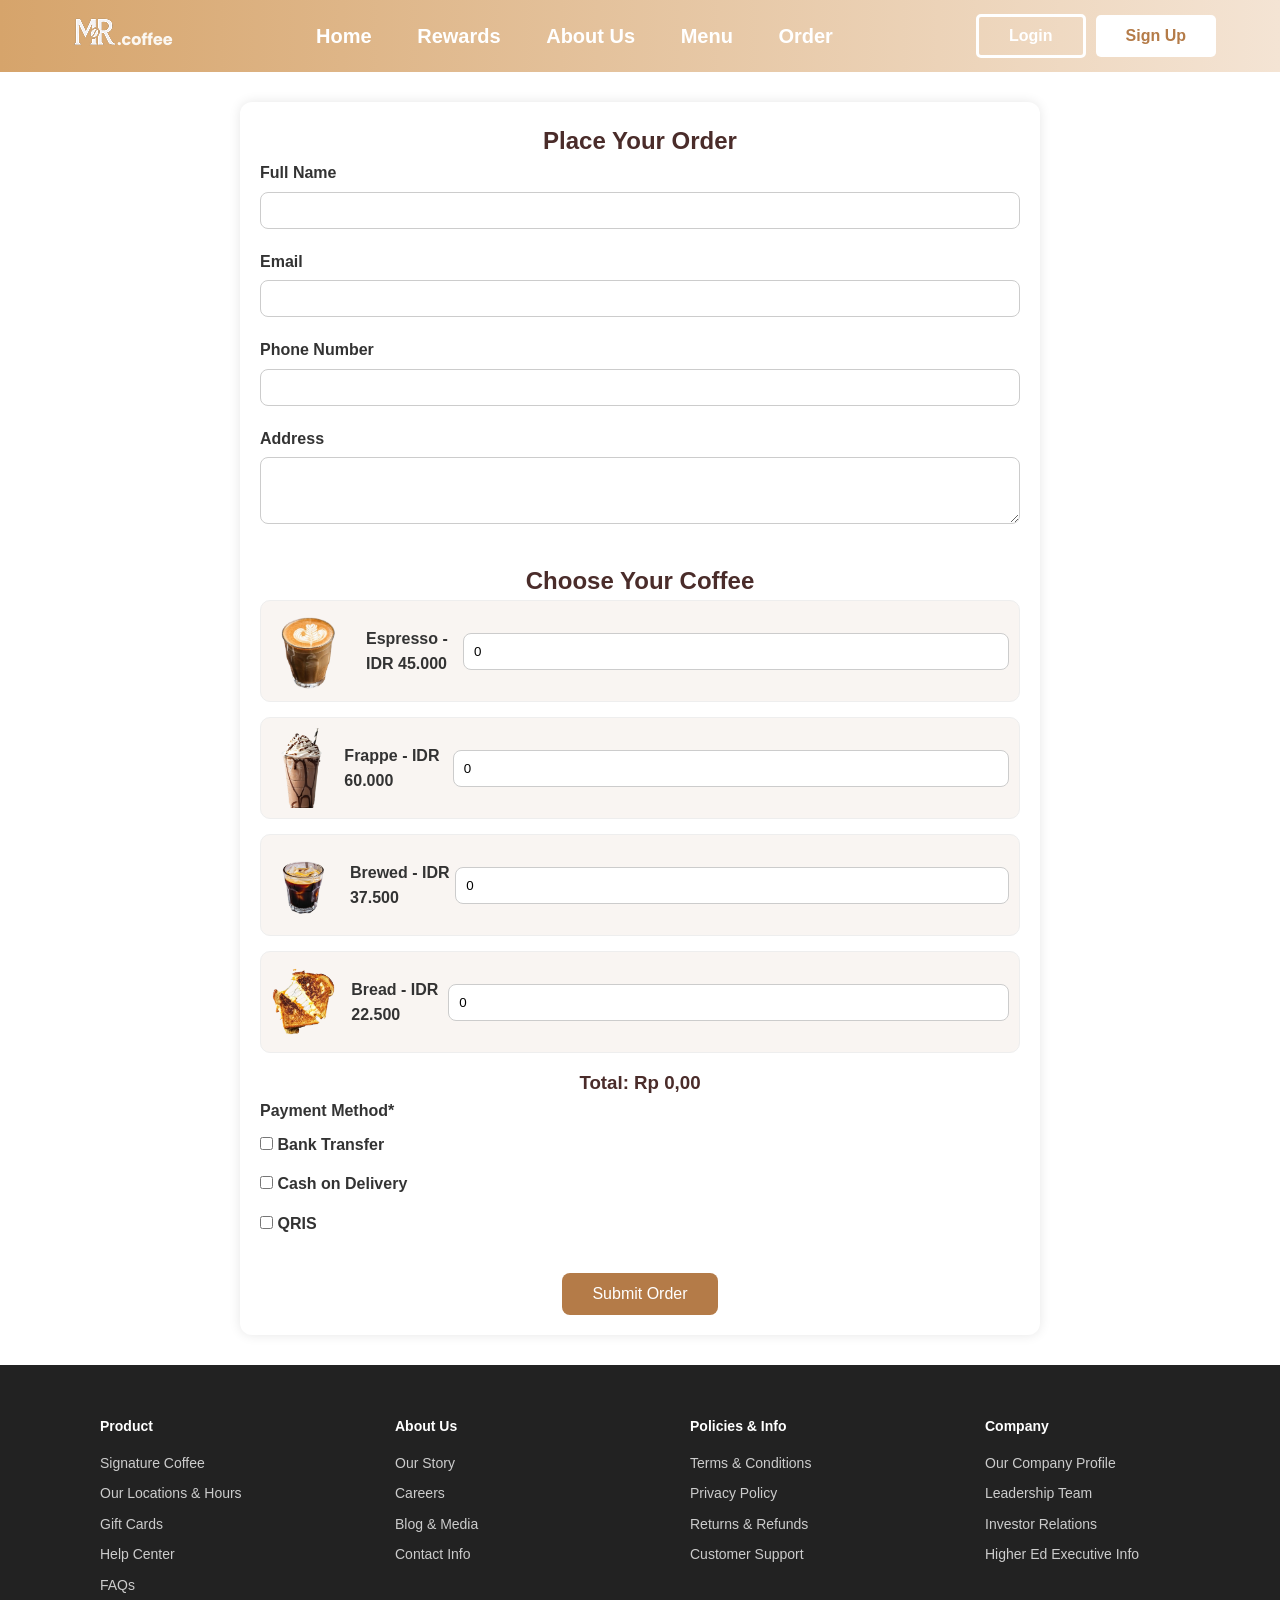
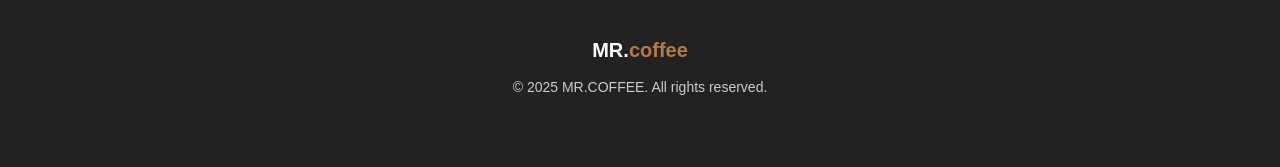
<file: order.html>
<!DOCTYPE html>
<html lang="en">
<head>
    <meta charset="UTF-8" />
    <meta name="viewport" content="width=device-width, initial-scale=1.0"/>
    <title>MR.COFFEE - Order</title>
    <link rel="stylesheet" href="styleorder.css" />
</head>
<body>
    <header class="header">
        <div class="container">
            <div class="logo-image">
                <img src="aset/logo.png" alt="">
            </div>

            <div class="navbar">
                <nav class="navbar-link">
                    <a href="index.html">Home</a>
                    <a href="rewards.html">Rewards</a>
                    <a href="about.html">About Us</a>
                    <a href="menu.html">Menu</a>
                    <a href="order.html">Order</a>
                </nav>
            </div>

            <div class="button">
                <a href="login.html" class="btn-login">Login</a>
                <a href="signup.html" class="btn-signup">Sign Up</a>
            </div>
        </div>
    </header>
        
    <section class="order-container">
        <h1>Place Your Order</h1>

        <form id="orderForm">
            <div class="form-group">
                <label for="name">Full Name</label>
                <input type="text" id="name" required />
            </div>

            <div class="form-group">
                <label for="email">Email</label>
                <input type="email" id="email" required />
            </div>

            <div class="form-group">
                <label for="phone">Phone Number</label>
                <input type="tel" id="phone" required />
            </div>

            <div class="form-group">
                <label for="address">Address</label>
                <textarea id="address" rows="3" required></textarea>
            </div>

            <div class="product-list">
                <h2>Choose Your Coffee</h2>

                <div class="product">
                    <div class="product-info">
                        <img src="aset/menu1.png" alt="Espresso">
                        <label>Espresso - IDR 45.000</label>
                    </div>
                    <input type="number" min="0" value="0" class="qty" data-price="45000" />
                </div>

                <div class="product">
                    <div class="product-info">
                        <img src="aset/menu7.png" alt="Frappe">
                        <label>Frappe - IDR 60.000</label>
                    </div>
                    <input type="number" min="0" value="0" class="qty" data-price="60000" />
                </div>

                <div class="product">
                    <div class="product-info">
                        <img src="aset/menu4.png" alt="Brewed">
                        <label>Brewed - IDR 37.500</label>
                    </div>
                    <input type="number" min="0" value="0" class="qty" data-price="37500" />
                </div>

                <div class="product">   
                    <div class="product-info">
                        <img src="aset/menu3.png" alt="Bread">
                        <label>Bread - IDR 22.500</label>
                    </div>
                    <input type="number" min="0" value="0" class="qty" data-price="22500" />
                </div>
            </div>

                <h3>Total: <span id="total">IDR 0</span></h3>

                <div class="form-group">
                <label>Payment Method*</label>
                    <div class="payment-methods">
                        <label><input type="checkbox" name="payment" value="transfer"> Bank Transfer</label>
                        <label><input type="checkbox" name="payment" value="cod"> Cash on Delivery</label>
                        <label><input type="checkbox" name="payment" value="qris"> QRIS</label>
                    </div>
                </div>

            <button type="submit">Submit Order</button>
        </form>
    </section>

    <footer class="site-footer">
        <div class="footer-columns">
            <div>
                <h4>Product</h4>
                <ul>
                    <li>Signature Coffee</li>
                    <li>Our Locations & Hours</li>
                    <li>Gift Cards</li>
                    <li>Help Center</li>
                    <li>FAQs</li>
                </ul>
            </div>
            <div>
                <h4>About Us</h4>
                <ul>
                    <li>Our Story</li>
                    <li>Careers</li>
                    <li>Blog & Media</li>
                    <li>Contact Info</li>
                </ul>
            </div>
            <div>
                <h4>Policies & Info</h4>
                <ul>
                    <li>Terms & Conditions</li>
                    <li>Privacy Policy</li>
                    <li>Returns & Refunds</li>
                    <li>Customer Support</li>
                </ul>
            </div>
            <div>
                <h4>Company</h4>
                <ul>
                    <li>Our Company Profile</li>
                    <li>Leadership Team</li>
                    <li>Investor Relations</li>
                    <li>Higher Ed Executive Info</li>
                </ul>
            </div>
        </div>
        <div class="footer-bottom">
            <div class="footer-logo">MR.<span>coffee</span></div>
            <p>&copy; 2025 MR.COFFEE. All rights reserved.</p>
            <div class="social-icons">
                <a href="#"></a>
                <a href="#"></a>
                <a href="#"></a>
                <a href="#"></a>
            </div>
            </div>
    </footer>

    <script src="script.js"></script>
</body>
</html>
</file>
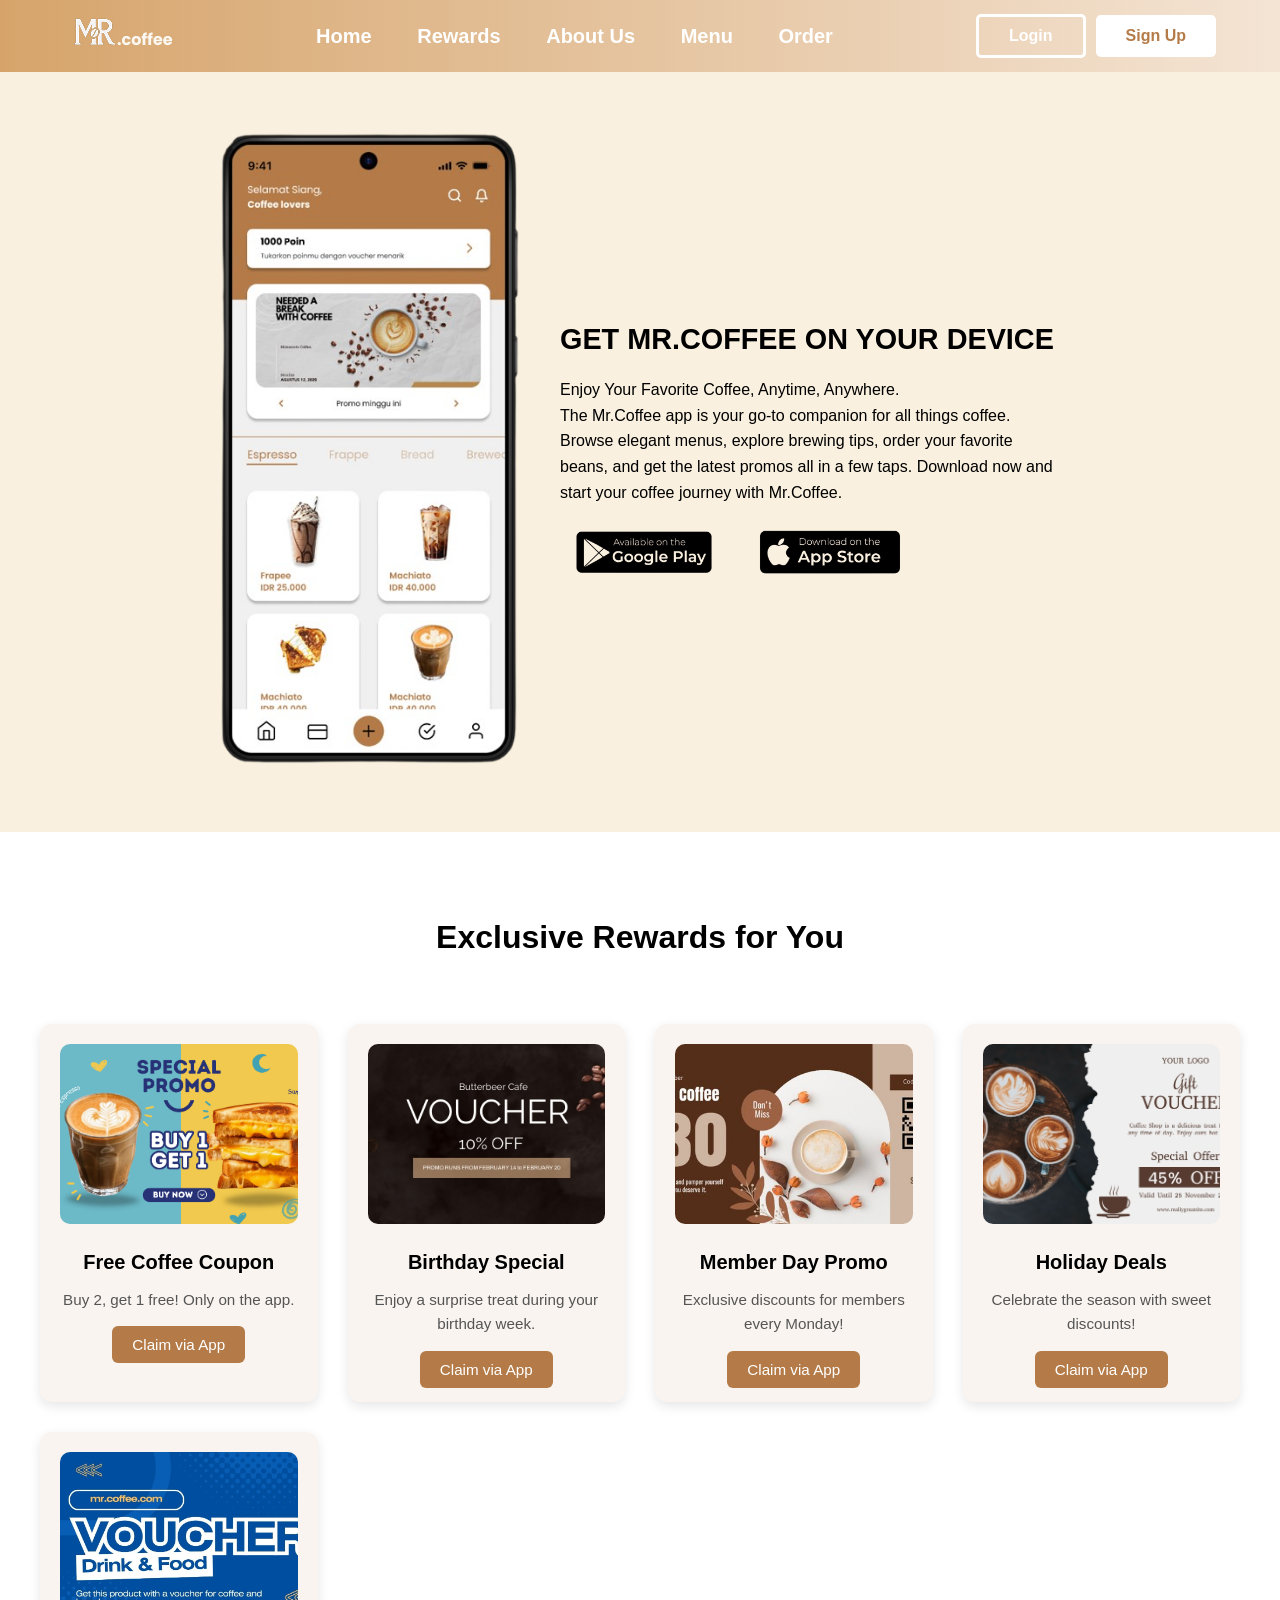
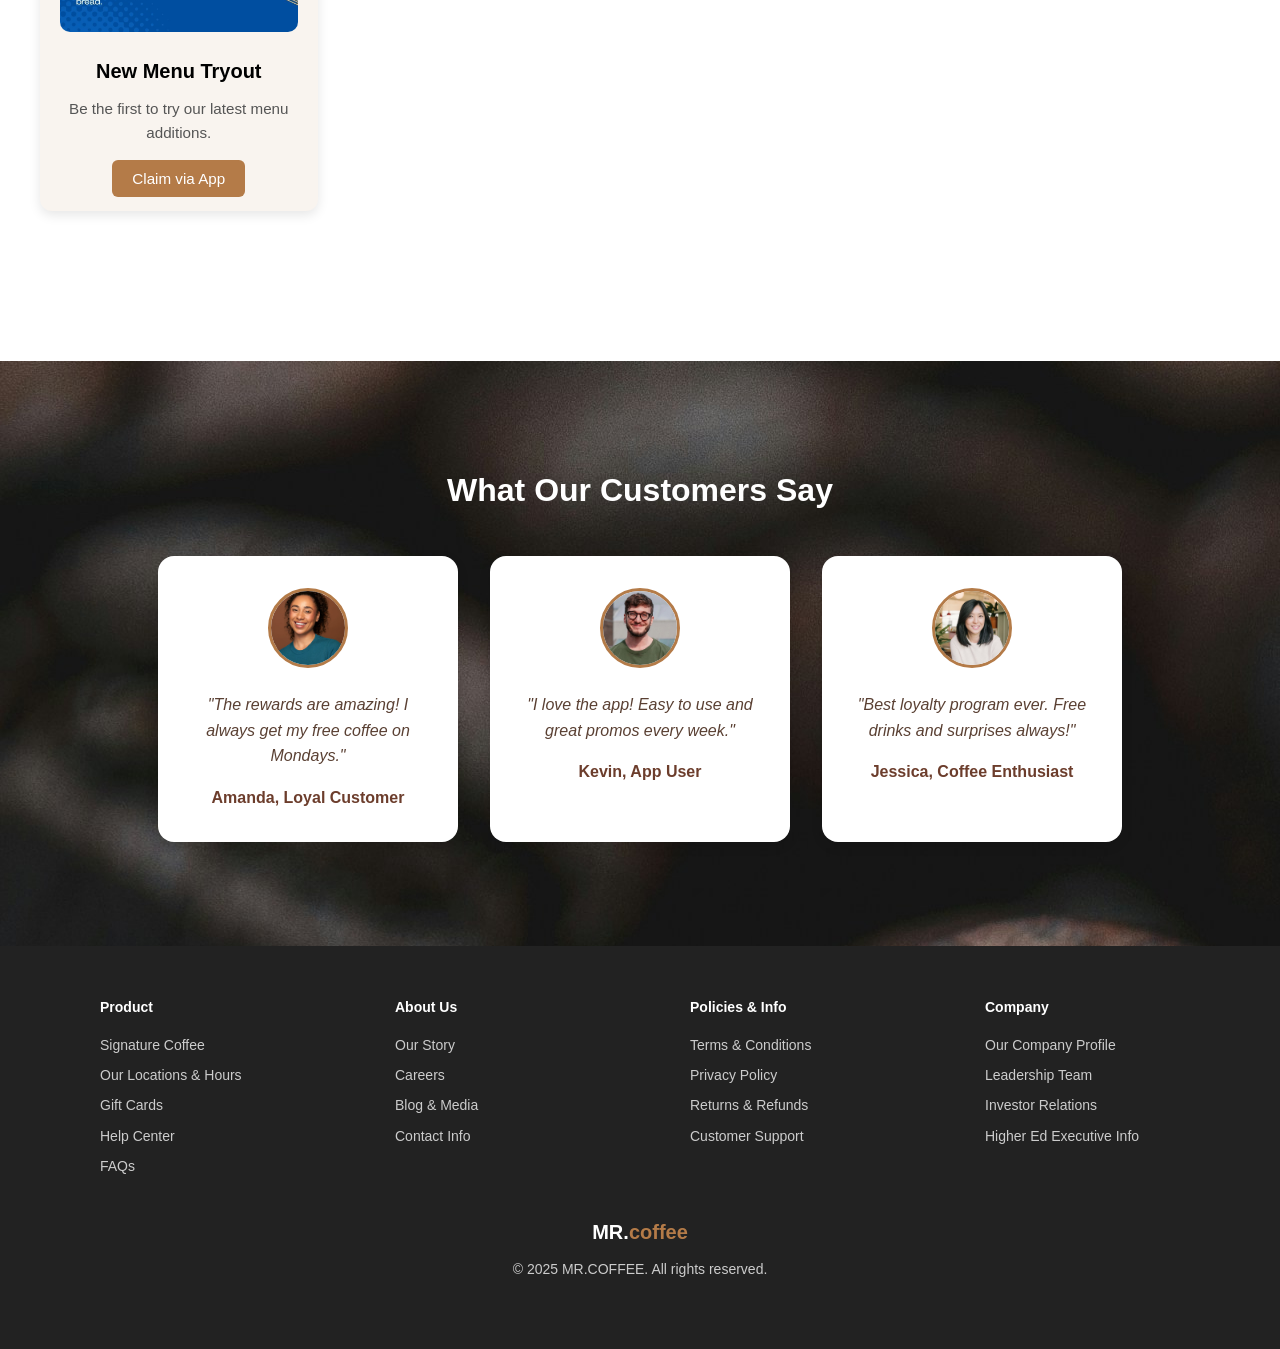
<file: rewards.html>
<!DOCTYPE html>
<html lang="en">
<head>
  <meta charset="UTF-8" />
  <meta name="viewport" content="width=device-width, initial-scale=1.0"/>
  <title>MR.COFFEE - Rewards</title>
  <link rel="stylesheet" href="stylerewards.css" />
</head>
<body>
    <header class="header">
        <div class="container">
            <div class="logo-image">
                <img src="aset/logo.png" alt="">
            </div>

            <div class="navbar">
                <nav class="navbar-link">
                    <a href="index.html">Home</a>
                    <a href="rewards.html">Rewards</a>
                    <a href="about.html">About Us</a>
                    <a href="menu.html">Menu</a>
                    <a href="order.html">Order</a>
                </nav>
            </div>

            <div class="button">
                <a href="login.html" class="btn-login">Login</a>
                <a href="signup.html" class="btn-signup">Sign Up</a>
            </div>
        </div>
    </header>

  <section class="device-promo">
    <div class="device-image">
      <img src="aset/Cuplikan_layar_2025-05-23_134841-removebg-preview.png" alt="Phone Mockup">
    </div>
    <div class="device-content">
      <h2>GET MR.COFFEE ON YOUR DEVICE</h2>
      <p>Enjoy Your Favorite Coffee, Anytime, Anywhere.<br>
        The Mr.Coffee app is your go-to companion for all things coffee. Browse elegant menus, explore brewing tips, order your favorite beans, and get the latest promos all in a few taps. Download now and start your coffee journey with Mr.Coffee.
      </p>
      <div class="store-buttons">
        <a href="#"><img src="aset/playstrore.png" alt="Google Play"></a>
        <a href="#"><img src="aset/applestore.png" alt="App Store"></a>
      </div>
    </div>
  </section>


  <section class="rewards-grid-section">
    <h2>Exclusive Rewards for You</h2>
    <div class="rewards-grid">
      <div class="reward-item">
        <img src="aset/rewards1.png" alt="Free Coffee">
        <h3>Free Coffee Coupon</h3>
        <p>Buy 2, get 1 free! Only on the app.</p>
        <a class="claim-button" href="#">Claim via App</a>
      </div>
      <div class="reward-item">
        <img src="aset/rewards2.jpg" alt="Birthday Promo">
        <h3>Birthday Special</h3>
        <p>Enjoy a surprise treat during your birthday week.</p>
        <a class="claim-button" href="#">Claim via App</a>
      </div>
      <div class="reward-item">
        <img src="aset/promo3.jpeg" alt="Member Day">
        <h3>Member Day Promo</h3>
        <p>Exclusive discounts for members every Monday!</p>
        <a class="claim-button" href="#">Claim via App</a>
      </div>
      <div class="reward-item">
        <img src="aset/promo1.jpg" alt="Holiday Deals">
        <h3>Holiday Deals</h3>
        <p>Celebrate the season with sweet discounts!</p>
        <a class="claim-button" href="#">Claim via App</a>
      </div>
      <div class="reward-item">
        <img src="aset/rewards5.jpg" alt="New Menu Tryout">
        <h3>New Menu Tryout</h3>
        <p>Be the first to try our latest menu additions.</p>
        <a class="claim-button" href="#">Claim via App</a>
      </div>
    </div>
  </section>

  <section class="testimonials-section">
  <h2 class="section-title">What Our Customers Say</h2>
  <div class="testimonials-container">
    <div class="testimonial-card">
      <img src="aset/profile4.jpg" alt="Amanda" class="profile-pic" />
      <p class="testimonial-text">"The rewards are amazing! I always get my free coffee on Mondays."</p>
      <span class="customer-name">Amanda, Loyal Customer</span>
    </div>
    <div class="testimonial-card">
      <img src="aset/profile2.jpg" alt="Kevin" class="profile-pic" />
      <p class="testimonial-text">"I love the app! Easy to use and great promos every week."</p>
      <span class="customer-name">Kevin, App User</span>
    </div>
    <div class="testimonial-card">
      <img src="aset/profile3.jpg" alt="Jessica" class="profile-pic" />
      <p class="testimonial-text">"Best loyalty program ever. Free drinks and surprises always!"</p>
      <span class="customer-name">Jessica, Coffee Enthusiast</span>
    </div>
  </div>
</section>

  <!-- Pop-up -->
<div id="popup" class="popup-overlay">
  <div class="popup-content">
    <h3>Download the MR.COFFEE App</h3>
    <p>To claim your reward, download the app from the links below.</p>
    <div class="popup-buttons">
      <a href="#" class="popup-btn"><img src="aset/playstrore.png" alt="Play Store"></a>
      <a href="#" class="popup-btn"><img src="aset/applestore.png" alt="App Store"></a>
    </div>
    <button class="popup-close">Close</button>
  </div>
</div>



    <footer class="site-footer">
        <div class="footer-columns">
            <div>
                <h4>Product</h4>
                <ul>
                    <li>Signature Coffee</li>
                    <li>Our Locations & Hours</li>
                    <li>Gift Cards</li>
                    <li>Help Center</li>
                    <li>FAQs</li>
                </ul>
            </div>
            <div>
                <h4>About Us</h4>
                <ul>
                    <li>Our Story</li>
                    <li>Careers</li>
                    <li>Blog & Media</li>
                    <li>Contact Info</li>
                </ul>
            </div>
            <div>
                <h4>Policies & Info</h4>
                <ul>
                    <li>Terms & Conditions</li>
                    <li>Privacy Policy</li>
                    <li>Returns & Refunds</li>
                    <li>Customer Support</li>
                </ul>
            </div>
            <div>
                <h4>Company</h4>
                <ul>
                    <li>Our Company Profile</li>
                    <li>Leadership Team</li>
                    <li>Investor Relations</li>
                    <li>Higher Ed Executive Info</li>
                </ul>
            </div>
        </div>
        <div class="footer-bottom">
            <div class="footer-logo">MR.<span>coffee</span></div>
            <p>&copy; 2025 MR.COFFEE. All rights reserved.</p>
            <div class="social-icons">
                <a href="#"></a>
                <a href="#"></a>
                <a href="#"></a>
                <a href="#"></a>
            </div>
            </div>
    </footer>

    <script src="script.js"></script>
</body>
</html>
</file>
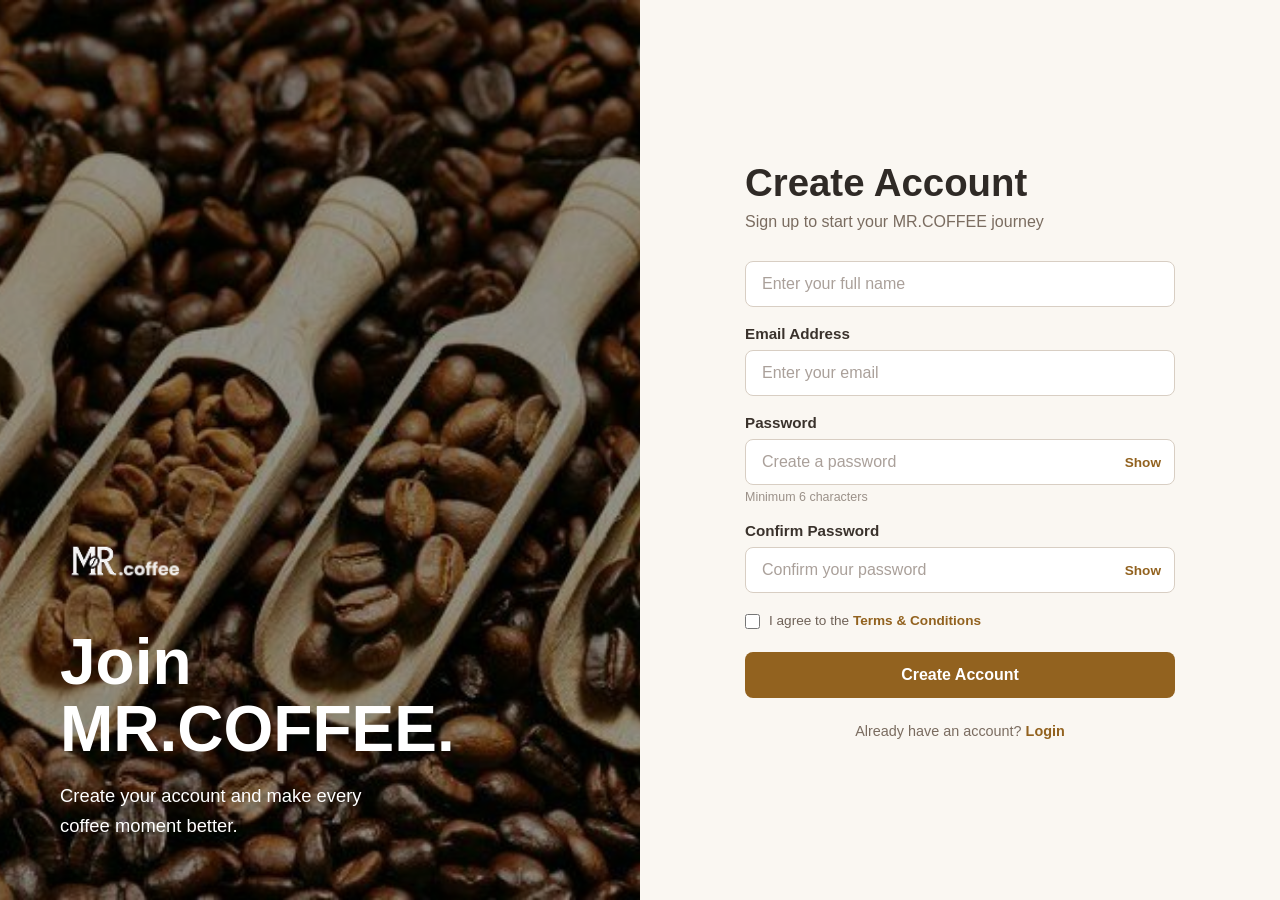
<file: signup.html>
<!DOCTYPE html>
<html lang="en">
<head>
    <meta charset="UTF-8">
    <meta name="viewport" content="width=device-width, initial-scale=1.0">

    <title>MR.COFFEE - Sign Up</title>

    <link rel="stylesheet" href="stylesingup.css">
</head>
<body>
    <main class="signup-page">
        <section class="signup-image">
            <div class="image-overlay">
                <div class="brand-content">
                    <img src="aset/logo.png" alt="MR.COFFEE Logo">
                    <h1>Join MR.COFFEE.</h1>
                    <p>
                        Create your account and make every coffee moment better.
                    </p>
                </div>
            </div>
        </section>

        <section class="signup-container">
            <div class="signup-box">
                <div class="signup-header">
                    <h2>Create Account</h2>
                    <p>
                        Sign up to start your MR.COFFEE journey
                    </p>
                </div>

                <form id="signupForm">
                    <div class="form-group">
                        <label for="fullName"></label>
                        <input
                            type="text" id="fullName" name="fullName" placeholder="Enter your full name" autocomplete="name">
                        <small
                            class="error-message"
                            id="nameError"
                        ></small>
                    </div>

                    <div class="form-group">
                        <label for="email">
                            Email Address
                        </label>
                        <input type="email" id="email" name="email" placeholder="Enter your email" autocomplete="email">
                        <small
                            class="error-message"
                            id="emailError">
                        </small>
                    </div>

                    <div class="form-group">
                        <label for="password">
                            Password
                        </label>
                        <div class="password-wrapper">
                            <input
                                type="password"
                                id="password"
                                name="password"
                                placeholder="Create a password"
                                autocomplete="new-password">
                            <button type="button" id="togglePassword" class="toggle-password" >
                                Show
                            </button>
                        </div>
                        <small class="password-hint">
                            Minimum 6 characters
                        </small>
                        <small
                            class="error-message"
                            id="passwordError" >
                        </small>
                    </div>

                    <div class="form-group">
                        <label for="confirmPassword">
                            Confirm Password
                        </label>

                        <div class="password-wrapper">
                            <input type="password" id="confirmPassword" name="confirmPassword" placeholder="Confirm your password" autocomplete="new-password">
                            <button type="button" id="toggleConfirmPassword" class="toggle-password" >
                                Show
                            </button>
                        </div>
                        <small
                            class="error-message"
                            id="confirmPasswordError"
                        ></small>
                    </div>

                    <div class="terms">
                        <label>
                            <input type="checkbox" id="terms">
                            <span> I agree to the
                                <a href="#"> Terms & Conditions </a>
                            </span>
                        </label>

                        <small
                            class="error-message"
                            id="termsError"
                        ></small>
                    </div>

                    <div class="signup-message" id="signupMessage">

                    </div>

                    <button type="submit" class="signup-button">
                        Create Account
                    </button>
                </form>

                <div class="login-link">
                    <p> Already have an account?
                        <a href="login.html"> Login </a>
                    </p>
                </div>
            </div>
        </section>
    </main>

    <script src="signup.js"></script>
</body>
</html>
</file>
<file: style.css>
/* Global code*/
* {
  margin: 0;
  padding: 0;
  box-sizing: border-box;
  font-family: 'Segoe UI', Tahoma, Geneva, Verdana, sans-serif;
}

body {
  background-color: #fff;
  color: #333;
  line-height: 1.6;
}

:root {
  /* COLORS */
  --color-bg1: #d6a46b; 
  --color-bg2: #f4e4d4;            
  --color-text: #ffffff;    
  --color-text2: #b47b48; 
  --color-text3: #000; 
  --color-border: #dddddd;         
  --color-hover: #9c6b46;         

  /* FONT SIZES */
  --font-size-s: 0.9rem;        
  --font-size-n: 1rem;
  --font-size-m: 1.12rem;          
  --font-size-l: 1.5rem;         
  --font-size-xl: 2.5rem;         
  --font-size-xxl: 2.3rem;
}



/* header-navbar */

.container {
  width: 90%;
  margin: 0 auto;
  display: flex;
  justify-content: space-between;
  align-items: center;
}

.header {
  background: linear-gradient(to right, #d6a46b, #f4e4d4);
  padding: 1px 0;
  left: 0;
}

.navbar {
  font-size: 20px;
  font-weight: bold;
}

.navbar-link a {
  margin: 0 20px;
  text-decoration: none;
  color: var(--color-text);
  transition: color 0.3s;
}

.navbar a:hover {
  text-decoration: underline;
  color: var(--color-text2);
}

.button {
  display: flex;
  align-items: center;
  gap: 10px;
  font-family: sans-serif;
}

.btn-login {
  padding: 6px 30px;
  background-color: transparent;
  border: 3px solid var(--color-text);
  color: var(--color-text);
  text-decoration: none;
  border-radius: 5px;
  font-weight: bold;
  font-size: 16px;
  transition: all 0.3s ease;
  box-sizing: border-box;
}

.btn-signup {
  padding: 8px 30px;
  background-color: var(--color-text);
  color: var(--color-text2);
  text-decoration: none;
  border-radius: 5px;
  font-weight: bold;
  font-size: 16px;
  transition: background-color 0.3s ease;
}

.btn-signup:hover {
  background-color: var(--color-hover);
  color: var(--color-text);
}

.btn-login:hover {
  border: 3px solid var(--color-text2);
  color: var(--color-text2);
}

@media (max-width: 768px) {
  .container {
    flex-direction: column;
    text-align: center;
  }

  .button {
    justify-content: center;
    margin-top: 10px;
  }
}




/* Banner section */

.banner {
  background-image: url('aset/lazarescu-alexandra-Vi4vfwmgSUY-unsplash.jpg'); 
  background-color: #000000;
  background-size: cover;              
  background-position: center;         
  height: 650px;
  width: 100%;                    
  display: flex;
  align-items: center;
  justify-content: space-between;
  padding-top: 4rem;
  text-align: center;
  flex-direction: column; 
}

.banner .slogan-text h1 {
  font-size: 60px;
  font-weight: bold;
  align-items: flex-start;
  color: var(--color-text);
  margin: bottom 40px;
}

.banner .slogan-text h2 {
  font-size: 35px;
  font-weight: bold;
  align-items: flex-start;
  color: var(--color-text); 
}

.description  p {
  color: var(--color-text);
  font-size: 18px;
}

.banner-buttons {
  padding-bottom: 70px;
  display: flex;
  gap: 15px;
  justify-content: center;
  margin-top: 20px;
}

.btn-banner-primary {
  padding: 12px 24px;
  border-radius: 8px;
  text-decoration: none;
  font-weight: bold;
  transition: all 0.3s ease;
  font-size: 1rem;
}

.btn-banner-primary {
  background-color: var(--color-text2);
  color: var(--color-text);
  box-shadow: 0 4px 10px rgba(0,0,0,0.2);
}

.btn-banner-primary:hover {
  background-color: var(--color-hover);
  transform: scale(1.05);
  box-shadow: 0 6px 16px rgba(0,0,0,0.3);
}



/* top products */

.top-products {
  padding: 60px 20px;
  max-width: 1200px;
  margin: auto;
  margin-top: 20px;
}

.top-products h3 {
  text-align: center;
  font-size: 2.5rem;
  font-weight: bold;
  margin-bottom: 40px;
}

.top-products h3 span {
  display: block;
  font-weight: normal;
  font-size: 1.5rem;
  margin-top: 10px;
  color: #555;
}

/* menu */
.menu-buttons {
  text-align: center;
  margin-top: 30px;
  margin-bottom: 50px;
  display: flex;
  flex-wrap: wrap;
  gap: 15px;
  justify-content: center;
}

.btn-primary,
.btn-secondary {
  padding: 12px 24px;
  font-size: 1rem;
  font-weight: bold;
  border-radius: 8px;
  text-decoration: none;
  transition: background-color 0.3s ease, transform 0.2s ease;
  box-shadow: 0 4px 10px rgba(0, 0, 0, 0.05);
}

.btn-primary {
  background-color: var(--color-text2); 
  color: var(--color-text);
}

.btn-primary:hover {
  background-color: var(--color-hover);
  transform: translateY(-2px);
}

.btn-secondary {
  background-color: var(--color-text);
  color: var(--color-text2);
  border: 2px solid var(--color-text2);
}

.btn-secondary:hover {
  background-color: #eaeaea;
  transform: translateY(-2px);
}

.product-box {
  display: grid;
  grid-template-columns: repeat(auto-fit, minmax(260px, 1fr));
  gap: 24px;
  margin-bottom: 50px;
}

.product-box .product {
  width: 100%;
  background: var(--color-text);
  border-radius: 16px;
  box-shadow: 0 4px 12px rgba(0, 0, 0, 0.08);
  padding: 20px;
  transition: transform 0.3s ease, box-shadow 0.3s ease;
  display: flex;
  flex-direction: column;
  align-items: flex-start;
}

.product-box .product:hover {
  transform: translateY(-8px);
  box-shadow: 0 8px 20px rgba(0, 0, 0, 0.12);
}

.product-box img {
  width: 100%;
  height: 200px;
  object-fit: contain;
  border-radius: 12px;
  margin-bottom: 12px;
  transition: transform 0.4s ease;
}

.product-box .product:hover img {
  transform: scale(1.03);
}

.product-box h4 {
  font-size: 1.2rem;
  margin-bottom: 12px;
  color: #333;
  text-align: left;
}

.product-box p {
  font-weight: bold;
  color: #555;
  margin-top: auto;
  text-align: left;
}



/* Featured Product */

.featured-product .featured-info {
  display: flex;
  flex-wrap: wrap;
  gap: 20px;
  align-items: center;
  margin-bottom: 55px;
  margin-top: 10px;
}

.featured-info {
  display: flex;
  flex-direction: row-reverse;
  align-items: center;
  gap: 30px;
}

.featured-product img {
  width: 100%;
  max-width: 570px;
  border-radius: 20px;
  transition: transform 0.4s ease;
}

.featured-product img:hover {
  transform: scale(1.03);
}

.featured-text {
  flex: 1;
}

.featured-text h4 {
  font-size: 1.5rem;
  font-weight: bold;
  margin-bottom: 15px;
}

.featured-text p {
  font-size: 1rem;
  line-height: 1.6;
  margin-bottom: 15px;
  color: #444;
}

.featured-text h5 {
  font-weight: bold;
  font-size: 20px;
  margin-bottom: 10px;
  color: #555;
  margin-top: auto;
  text-align: left;
}

.featured-text a {
  color: var(--color-text2);
  text-decoration: none;
  font-weight: bold;
  position: relative;
}

.featured-text a::after {
  content: "";
  position: absolute;
  left: 0;
  bottom: -2px;
  width: 100%;
  height: 2px;
  background-color: var(--color-text2);
  transform: scaleX(0);
  transform-origin: left;
  transition: transform 0.3s ease;
}

.featured-text a:hover::after {
  transform: scaleX(1);
}

/* featured-product2 */
.featured-product2 .featured-info2 {
  display: flex;
  flex-wrap: wrap;
  gap: 20px;
  align-items: center;
  margin-bottom: 130px;
}

.featured-info {
  display: flex;
  flex-direction: row-reverse;
  align-items: center;
  gap: 30px;
}

.featured-product2 img {
  width: 100%;
  max-width: 570px;
  border-radius: 16px;
  transition: transform 0.4s ease;
}

.featured-product2 img:hover {
  transform: scale(1.03);
  -webkit-transform: scale(1.03);
  -moz-transform: scale(1.03);
  -ms-transform: scale(1.03);
  -o-transform: scale(1.03);
}

.featured-text {
  flex: 1;
}

.featured-text h4 {
  font-size: 1.5rem;
  font-weight: bold;
  margin-bottom: 15px;
}

.featured-text p {
  font-size: 1rem;
  line-height: 1.6;
  margin-bottom: 15px;
  color: #444;
}

.featured-text h5 {
  font-weight: bold;
  font-size: 20px;
  margin-bottom: 10px;
  color: #555;
  margin-top: auto;
  text-align: left;
}

.featured-text a {
  color: var(--color-text2);
  text-decoration: none;
  font-weight: bold;
  position: relative;
}

.featured-text a::after {
  content: "";
  position: absolute;
  left: 0;
  bottom: -2px;
  width: 100%;
  height: 2px;
  background-color: var(--color-text2);
  transform: scaleX(0);
  transform-origin: left;
  transition: transform 0.3s ease;
}

.featured-text a:hover::after {
  transform: scaleX(1);
}

@media (max-width: 768px) {
  .featured-info,
  .featured-info2 {
    flex-direction: column !important;
    text-align: center;
  }

  .banner .slogan-text h1 {
    font-size: 2.5rem;
  }

  .banner .slogan-text h2 {
    font-size: 1.5rem;
  }

  .btn-learnmore {
    margin-bottom: 50px;
  }
}

/* title-box */
.title-box {
  background-color: var(--color-text);
  padding: 15px 40px;
  text-align: center;
  max-width: 800px;
  margin: 0 auto;
  margin-bottom: 195px;
  border-radius: 12px;
  position: relative;
  border-top: 3px dashed var(--color-text2);
  border-left: 3px dashed var(--color-text2);
  border-right: 3px dashed var(--color-text2);
  border-bottom: none; 
}

.title-box * {
  border: none;
  outline: none;
  background: transparent;
}

.title-box h2 {
  font-size: 2.5rem;
  font-weight: 700;
  color: var(--color-text3); 
  margin-bottom: 1rem;
}

.title-box span {
  display: inline-block;
  color: var(--color-text2);
  font-size: 2rem;
  margin-top: 0.5rem;
}


.product-subtext {
  font-size: 1rem;
  color: #4b5563;
  margin: 1rem 0 2rem;
}

.cta-button {
  display: inline-block;
  background-color: var(--color-text2); 
  color: var(--color-text);
  padding: 14px 28px;
  border-radius: 8px;
  font-weight: bold;
  font-size: 1rem;
  text-decoration: none;
  transition: background-color 0.3s ease;
}

.cta-button:hover {
  background-color: var(--color-hover);
}



/* Bottom Products */
.bottom-products {
  display: flex;
  flex-wrap: wrap;
  gap: 20px;
  margin-top: -400px;
  z-index: 2;
  position: relative;
}

.bottom-products .product {
  flex: 1;
  background: var(--color-text);
  border-radius: 16px;
  overflow: hidden;
  box-shadow: 0 4px 10px rgba(0, 0, 0, 0.05);
  padding: 20px;
  display: flex;
  flex-direction: column;
  justify-content: space-between;
  transition: transform 0.3s ease, box-shadow 0.3s ease;
}

.bottom-products .product:hover {
  transform: translateY(-5px);
  box-shadow: 0 8px 16px rgba(0, 0, 0, 0.08);
}

.bottom-products .product img {
  width: 100%;
  border-radius: 12px;
  margin-bottom: 15px;
  transition: transform 0.3s ease;
}

.bottom-products .product:hover img {
  transform: scale(1.04);
}

.bottom-products .product h4 {
  font-size: 1.2rem;
  margin-bottom: 10px;
}

.bottom-products .product p {
  flex: 1;
  color: #555;
  font-size: 0.95rem;
  line-height: 1.4;
}

.bottom-products .product a {
  color: var(--color-text2);
  text-decoration: none;
  font-weight: bold;
  position: relative;
  margin-top: 10px;
  display: inline-block;
}

.bottom-products .product a::after {
  content: "";
  position: absolute;
  left: 0;
  bottom: -2px;
  width: 100%;
  height: 2px;
  background-color: var(--color-text2);
  transform: scaleX(0);
  transform-origin: left;
  transition: transform 0.3s ease;
}

.bottom-products .product a:hover::after {
  transform: scaleX(1);
}




/* Rewards Section */

.rewards-section {
  text-align: center;
  padding: 60px 20px;
}

.rewards-section h2 {
  font-size: 2.5rem;
  margin-bottom: 10px;
}

.rewards-section span {
  color: var(--color-text2);
}

.rewards-subtext {
  margin: 10px 0 30px;
  color: #555;
}

.explore-link {
  display: inline-block;
  margin-bottom: 30px;
  color: var(--color-text2);
  text-decoration: none;
  font-weight: bold;
  transition: color 0.3s;
}

.explore-link:hover {
  color: var(--color-hover);
}




/* slider */
.slider-wrapper {
  overflow: hidden;
  width: 100%;
  position: relative;
}

.slider {
  height: 400px;
  margin: auto;
  position: relative;
  width: 90%;
  display: grid;
  place-items: center;
  overflow: hidden;
}

.slide-track {
  display: flex;
  width: calc(700px * 10);
  animation: scroll 40s linear infinite;
  -webkit-animation: scroll 40s linear infinite;
}

.slide-track:hover{
  animation-play-state: paused;
}

@keyframes scroll{
  0% {
    transform: translateX(0);
  }
  100% {
    transform: translateX(calc(-750px * 5));
    -webkit-transform: translateX(calc(-250px * 5));
    -moz-transform: translateX(calc(-250px * 5));
    -ms-transform: translateX(calc(-250px * 5));
    -o-transform: translateX(calc(-250px * 5));
}
}

.slide {
  height: 250px;
  display: flex;
  align-items: center;
  padding: 15px;
  perspective: 100px;
}

.slide img {
  max-width: 450px;
  height: auto;
  border-radius: 12px;
}

.slider .slide-track img {
  width: 100%;
  height: 100%;
  object-fit: cover;
  border-radius: 20px;
  box-shadow: 0 10px 15px rgba(0,0,0,0.1);
  transition: transform 0.3s ease;
}

.slider .slide-track img:hover{
  transform: translateZ(8px);
}

.slider::before,
.slider::after{
  background: linear-gradient(to right, rgba(255,255,255,1) 0%, rgba(255,255,255,0));
  content: '';
  height: 100%;
  position: absolute;
  width: 15%;
  z-index: 2;
}

.slider::before {
  left: 0;
  top: 0;
}

.slider::after{
  right: 0;
  top: 0;
  transform: rotateZ(180deg);
}

.slider-wrapper {
  min-height: 40vh;
  display: grid;
  place-items: center;
}




/* founder ceo section */

.ceo-story-section {
  background-color: #f9f0df;
  padding: 100px 20px;
  justify-content: center;
  overflow: hidden; 
  position: relative;
  z-index: 1;
}

.decoration {
  position: absolute;
  z-index: -1;
  opacity: 0.9;
  width: 400px;
  pointer-events: none; 
}

.decoration-right {
  top: -2%;
  left: 0;
  transform: translateX(315%);
}

.decoration-left {
  top: -2%;
  right: 0;
  transform: translateX(-305%);
}

.title-ceo {
  text-align: center;
  padding: 60px 20px;
}

.title-ceo h2 {
  font-size: 45px;
  margin-bottom: 10px;
}

.title-ceo span {
  color: var(--color-text2);
}

.ceo-subtext {
  font-size: 17px;
  margin: 20px 0 30px;
  color: #555;
}


.ceo-story-container {
  display: flex;
  flex-direction: column; 
  align-items: center;
  max-width: 1100px;
  gap: 30px;
  border: 3px dashed var(--color-text2);
  background-color: var(--color-text);
  padding: 50px;
  text-align: center;
  margin: 0 auto;
  border-radius: 12px;
  position: relative;
}

@media (min-width: 768px) {
  .ceo-story-container {
    flex-direction: row;
    justify-content: center;
    text-align: left; 
  }

  .ceo-left, .ceo-right {
    flex: 1;
  }

  .ceo-left {
    text-align: center;
  }
}


.ceo-photo {
  width: 180px;
  height: 180px;
  border-radius: 50%;
  border: 6px solid var(--color-text);
  object-fit: cover;
  box-shadow: 0 6px 20px rgba(0, 0, 0, 0.1);
  margin-bottom: 20px;
}

.ceo-quote {
  font-style: italic;
  font-size: 1.1rem;
  color: #5c5249;
  margin: 0 auto 10px;
  max-width: 300px;
}

.ceo-name {
  font-weight: bold;
  color: #3b3029;
}

.ceo-name span {
  font-weight: normal;
  color: #7a6e61;
  font-size: 0.95rem;
}

.ceo-right {
  width: 100%;
}

.ceo-story-box {
  background: linear-gradient(to bottom right, #fef6f0, #f4e4d4);
  padding: 30px 25px;
  border-radius: 15px;
  box-shadow: 0 4px 20px rgba(0, 0, 0, 0.08);
  max-width: 700px;
  margin: 0 auto;
}

.ceo-story-box h3 {
  margin-bottom: 15px;
  font-size: 1.5rem;
  color: #2b1c14;
}

.ceo-story-box p {
  font-size: 1rem;
  color: #4b4036;
  line-height: 1.6;
}

.learn-more {
  display: inline-block;
  margin-top: 15px;
  color: var(--color-text2);
  font-weight: bold;
  text-decoration: none;
  transition: color 0.3s;
}

.learn-more:hover {
  color: var(--color-hover);
}

@media (min-width: 768px) {
  .ceo-story-container {
    flex-direction: row;
    align-items: flex-start;
  }

  .ceo-left, .ceo-right {
    flex: 1;
  }

  .ceo-left {
    align-items: center;
    display: flex;
    flex-direction: column;
  }

  .ceo-story-box {
    text-align: left;
  }
}




/* Store Map Section */
.store-map-section {
  background: linear-gradient(to right, #d6a46b, #f4e4d4);
  text-align: center;
  padding: 60px 20px;
  color: var(--color-text);
}

.store-location-btn {
  background-color: var(--color-text);
  color: var(--color-text2);
  border: none;
  padding: 10px 20px;
  border-radius: 20px;
  margin: 20px 0;
  cursor: pointer;
  font-weight: bold;
  transition: background-color 0.3s, color 0.3s;
}

.store-location-btn:hover {
  background-color: var(--color-hover);
  color: var(--color-text);
}

.store-map-section h1 {
  font-size: 50px;
}

.store-info-icons span {
  display: inline-block;
  margin: 10px;
  font-size: 16px;
}

.map-container img {
  width: 80%;
  max-width: 600px;
  border-radius: 10px;
  margin-top: 20px;
  box-shadow: 0 4px 12px rgba(0, 0, 0, 0.2);
}



/* Footer */
.site-footer {
  background-color: #222;
  color: #ccc;
  padding: 50px 20px 30px;
  font-size: 14px;
}

.footer-columns {
  display: grid;
  grid-template-columns: repeat(auto-fit, minmax(180px, 1fr));
  gap: 20px;
  margin-bottom: 30px;
  margin-left: 80px;
}

.footer-columns h4 {
  color: var(--color-text);
  margin-bottom: 15px;
}

.footer-columns ul {
  list-style: none;
}

.footer-columns li {
  margin-bottom: 8px;
}

.footer-logo {
  font-size: 20px;
  font-weight: bold;
  color: var(--color-text);
}

.footer-logo span {
  color: var(--color-text2);
}

.footer-bottom {
  display: flex;
  flex-direction: column;
  align-items: center;
  text-align: center;
  gap: 10px;
}

.social-icons a {
  color: #ccc;
  margin: 0 5px;
  font-size: 18px;
  transition: color 0.3s;
}

.social-icons a:hover {
  color: var(--color-hover);
}
</file>
<file: styleabout.css>
/* Global code*/
* {
  margin: 0;
  padding: 0;
  box-sizing: border-box;
  font-family: 'Segoe UI', Tahoma, Geneva, Verdana, sans-serif;
}

body {
  background-color: #fff;
  color: #333;
  line-height: 1.6;
}

img {
  max-width: 100%;
  display: block;
  border-radius: 10px;
}

:root {
  /* COLORS */
  --color-bg1: #d6a46b; 
  --color-bg2: #f4e4d4;            
  --color-text: #ffffff;    
  --color-text2: #b47b48; 
  --color-text3: #000; 
  --color-border: #dddddd;         
  --color-hover: #9c6b46;         

  /* FONT SIZES */
  --font-size-s: 0.9rem;        
  --font-size-n: 1rem;
  --font-size-m: 1.12rem;          
  --font-size-l: 1.5rem;         
  --font-size-xl: 2.5rem;         
  --font-size-xxl: 2.3rem;
}



/* header-navbar */

.container {
  width: 90%;
  margin: 0 auto;
  display: flex;
  justify-content: space-between;
  align-items: center;
}

@media (max-width: 768px) {
  .container {
    flex-direction: column;
    text-align: center;
  }

  .button {
    justify-content: center;
    margin-top: 10px;
  }
}

.header {
  background: linear-gradient(to right, #d6a46b, #f4e4d4);
  padding: 1px 0;
  left: 0;
}

.navbar {
  font-size: 20px;
  font-weight: bold;
}

.navbar-link a {
  margin: 0 20px;
  text-decoration: none;
  color: var(--color-text);
  transition: color 0.3s;
}

.navbar a:hover {
  text-decoration: underline;
  color: var(--color-text2);
}

.button {
  display: flex;
  align-items: center;
  gap: 10px;
  font-family: sans-serif;
}

.btn-login {
  padding: 6px 30px;
  background-color: transparent;
  border: 3px solid var(--color-text);
  color: var(--color-text);
  text-decoration: none;
  border-radius: 5px;
  font-weight: bold;
  font-size: 16px;
  transition: all 0.3s ease;
  box-sizing: border-box;
}

.btn-signup {
  padding: 8px 30px;
  background-color: var(--color-text);
  color: var(--color-text2);
  text-decoration: none;
  border-radius: 5px;
  font-weight: bold;
  font-size: 16px;
  transition: background-color 0.3s ease;
}

.btn-signup:hover {
  background-color: var(--color-hover);
  color: var(--color-text);
}

.btn-login:hover {
  border: 3px solid var(--color-text2);
  color: var(--color-text2);
}



/* Section 1: CEO */
.ceo-story-section {
  background: linear-gradient(to right, #f6f4f4 0%, #f5f5f5 100%);
  padding: 50px 20px;
  justify-content: center;
  overflow: hidden; 
  position: relative;
  z-index: 1;
}

.ceo-story-container {
  display: flex;
  flex-direction: column;
  align-items: center;
  max-width: 1100px;
  gap: 10px;
  background-color: var(--color-text);
  border: 3px solid #fff;
  padding: 50px;
  text-align: center;
  margin: 0 auto;
  border-radius: 12px;
  box-shadow: 0 4px 15px rgba(0, 0, 0, 0.1);
  position: relative;
}

@media (min-width: 768px) {
  .ceo-story-container {
    flex-direction: row;
    justify-content: center;
    text-align: left; 
  }

  .ceo-left, .ceo-right {
    flex: 1;
  }

  .ceo-left {
    text-align: center;
  }
}


.ceo-photo {
  width: 330px;
  height: 330px;
  border-radius: 30px;
  object-fit: cover;
  box-shadow: 0 6px 20px rgba(0, 0, 0, 0.1);
  margin-bottom: 30px;
  margin-top: 30px;
}


.ceo-name {
  font-weight: bold;
  color: var(--color-text3);
  margin-bottom: 10px;
}

.ceo-right {
  width: 100%;
}


.ceo-story-box p {
  font-size: 1rem;
  color: var(--color-text3);
  line-height: 1.6;
  padding-top: 30px;
}


@media (min-width: 768px) {
  .ceo-story-container {
    flex-direction: row;
    align-items: flex-start;
  }

  .ceo-left, .ceo-right {
    flex: 1;
  }

  .ceo-left {
    align-items: center;
    display: flex;
    flex-direction: column;
  }

  .ceo-story-box {
    text-align: left;
  }
}



/* Section 2 & 3: Wave Layout */
.wave-section {
  background: linear-gradient(to bottom, #fff 0%, #f5f5f5 100%);
  padding: 60px 20px;
}

.wave-content {
  display: flex;
  align-items: center;
  justify-content: center;
  gap: 40px;
  max-width: 1200px;
  margin: 0 auto;
  flex-wrap: wrap;
}

.wave-content.reverse {
  flex-direction: row-reverse;
}

.wave-content img {
  max-width: 555px;
  width: 100%;
  height: auto;
  border-radius: 12px;
  object-fit: cover;
}

.wave-content .text {
  max-width: 500px;
}

.wave-content h2 {
  font-size: 2rem;
  margin-bottom: 20px;
  color: var(--color-text3);
}

.wave-content p {
  font-size: 1rem;
  line-height: 1.6;
  color: var(--color-text3);
}

.wave-content {
  flex-direction: row-reverse;
}


/* Section 4: Company Story */
.story-section {
  align-items: center;
  background: var(--color-text);
  padding-left: 205px;
  padding-right: 205px;
  padding-top: 70px;
  padding-bottom: 70px;
}

.story-img {
  width: 100%;
  height: 450px;
  object-fit: cover;
  margin-bottom: 60px;
  border-radius: 10px;
  margin-top: 15px;
}

.section-title{
  font-size: 2.5rem;
  margin-bottom: 15px;
}

.section-desc {
  text-align: left; 
  margin-bottom: 15px;
}






/* Footer */
.site-footer {
  background-color: #222;
  color: #ccc;
  padding: 50px 20px 30px;
  font-size: 14px;
}

.footer-columns {
  display: grid;
  grid-template-columns: repeat(auto-fit, minmax(180px, 1fr));
  gap: 20px;
  margin-bottom: 30px;
  margin-left: 80px;
}

.footer-columns h4 {
  color: var(--color-text);
  margin-bottom: 15px;
}

.footer-columns ul {
  list-style: none;
}

.footer-columns li {
  margin-bottom: 8px;
}

.footer-logo {
  font-size: 20px;
  font-weight: bold;
  color: var(--color-text);
}

.footer-logo span {
  color: var(--color-text2);
}

.footer-bottom {
  display: flex;
  flex-direction: column;
  align-items: center;
  text-align: center;
  gap: 10px;
}

.social-icons a {
  color: #ccc;
  margin: 0 5px;
  font-size: 18px;
  transition: color 0.3s;
}

.social-icons a:hover {
  color: var(--color-hover);
}
</file>
<file: stylelogin.css>
* {
    margin: 0;
    padding: 0;
    box-sizing: border-box;
    font-family: 'Segoe UI', Tahoma, Geneva, Verdana, sans-serif;
}

html {
    scroll-behavior: smooth;
}

body {
    min-height: 100vh;
    background-color: #f4e4d4;
    color: #333;
}

.login-page {
    min-height: 100vh;
    display: flex;
}

.login-image {
    width: 50%;
    min-height: 100vh;
    background-image: url("aset/BG4.jpg");
    background-size: cover;
    background-position: center;
    position: relative;
}


.image-overlay {
    width: 100%;
    height: 100%;
    min-height: 100vh;
    background: rgba(0, 0, 0, 0.42);
    display: flex;
    align-items: flex-end;
    padding: 60px;
}


.brand-content {
    color: #ffffff;
    max-width: 430px;
}


.brand-content img {
    width: 120px;
    margin-bottom: 30px;
}


.brand-content h1 {
    font-size: 4rem;
    line-height: 1.05;
    margin-bottom: 18px;
    font-weight: 700;
}


.brand-content p {
    font-size: 1.15rem;
    line-height: 1.6;
    max-width: 350px;
}

.login-container {
    width: 50%;
    min-height: 100vh;
    background-color: #faf7f2;
    display: flex;
    align-items: center;
    justify-content: center;
    padding: 50px;
}


.login-box {
    width: 100%;
    max-width: 430px;
}

.login-header {
    margin-bottom: 35px;
}

.login-header h2 {
    font-size: 2.4rem;
    color: #2f2a26;
    margin-bottom: 8px;
}

.login-header p {
    color: #7a6c60;
    font-size: 1rem;
}

.form-group {
    margin-bottom: 22px;
}

.form-group label {
    display: block;
    margin-bottom: 8px;
    color: #3a322c;
    font-size: 0.95rem;
    font-weight: 600;
}

.form-group input {
    width: 100%;
    padding: 14px 16px;
    border: 1px solid #d8cec3;
    border-radius: 8px;
    background-color: #ffffff;
    color: #2f2a26;
    font-size: 1rem;
    outline: none;
    transition:
        border-color 0.25s ease,
        box-shadow 0.25s ease;
}


.form-group input::placeholder {
    color: #aaa09a;
}


.form-group input:focus {
    border-color: #b47b48;

    box-shadow:
        0 0 0 3px rgba(180, 123, 72, 0.12);
}

.password-wrapper {
    position: relative;
}


.password-wrapper input {
    padding-right: 75px;
}


.toggle-password {
    position: absolute;
    right: 14px;
    top: 50%;
    transform: translateY(-50%);
    border: none;
    background: none;
    color: #92621f;
    font-size: 0.85rem;
    font-weight: 600;
    cursor: pointer;
}


.toggle-password:hover {
    color: #6f471d;
}

.error-message {
    display: block;
    margin-top: 6px;
    color: #c0392b;
    font-size: 0.82rem;
}


.login-options {
    display: flex;
    justify-content: space-between;
    align-items: center;
    margin: 5px 0 25px;
}

.remember-me {
    display: flex;
    align-items: center;
    gap: 8px;
    color: #6f6258;
    font-size: 0.9rem;
    cursor: pointer;
}

.remember-me input {
    width: 15px;
    height: 15px;
    accent-color: #92621f;
    cursor: pointer;
}

.forgot-password {
    color: #92621f;
    font-size: 0.9rem;
    font-weight: 600;
    text-decoration: none;
}

.forgot-password:hover {
    text-decoration: underline;
}

.login-message {
    display: none;
    margin-bottom: 18px;
    padding: 12px 15px;
    border-radius: 7px;
    background-color: #fce8e6;
    color: #c0392b;
    font-size: 0.9rem;
}

.login-button {
    width: 100%;
    padding: 14px;
    border: none;
    border-radius: 8px;
    background-color: #92621f;
    color: #ffffff;
    font-size: 1rem;
    font-weight: 600;
    cursor: pointer;
    transition:
        background-color 0.3s ease,
        transform 0.2s ease;
}

.login-button:hover {
    background-color: #6f471d;
    transform: translateY(-2px);
}

.login-button:active {
    transform: translateY(0);
}

.signup-link {
    text-align: center;
    margin-top: 28px;
}


.signup-link p {
    color: #7a6c60;
    font-size: 0.9rem;
}

.signup-link a {
    color: #92621f;
    font-weight: 600;
    text-decoration: none;
}


.signup-link a:hover {
    text-decoration: underline;
}

@media (max-width: 900px) {
    .login-image {
        width: 42%;
    }

    .login-container {
        width: 58%;
        padding: 40px;
    }

    .brand-content h1 {
        font-size: 3rem;
    }

    .image-overlay {
        padding: 40px;
    }
}


@media (max-width: 700px) {

    .login-page {
        display: block;
    }

    .login-image {
        width: 100%;
        min-height: 260px;
        height: 260px;
    }

    .image-overlay {
        min-height: 260px;
        padding: 30px;
        align-items: flex-end;
    }

    .brand-content img {
        width: 90px;
        margin-bottom: 15px;
    }

    .brand-content h1 {
        font-size: 2.2rem;
        margin-bottom: 8px;
    }

    .brand-content p {
        font-size: 0.9rem;
    }

    .login-container {
        width: 100%;
        min-height: auto;

        padding: 45px 25px;
    }

    .login-header h2 {
        font-size: 2rem;
    }
}


@media (max-width: 400px) {
    .login-container {
        padding: 35px 20px;
    }

    .login-options {
        align-items: flex-start;
        gap: 15px;
    }

    .forgot-password {
        text-align: right;
    }
}
</file>
<file: stylemenu.css>
/* Global code*/
* {
    margin: 0;
    padding: 0;
    box-sizing: border-box;
    font-family: 'Segoe UI', Tahoma, Geneva, Verdana, sans-serif;
    scroll-behavior: smooth;
}

body {
    background-color: #f4f4f4;
    color: #333;
    line-height: 1.6;
}

:root {
  /* COLORS */
    --color-bg1: #d6a46b; 
    --color-bg2: #f4e4d4;            
    --color-text: #ffffff;    
    --color-text2: #b47b48; 
    --color-text3: #000; 
    --color-border: #dddddd;         
    --color-hover: #9c6b46;         

    /* FONT SIZES */
    --font-size-s: 0.9rem;        
    --font-size-n: 1rem;
    --font-size-m: 1.12rem;          
    --font-size-l: 1.5rem;         
    --font-size-xl: 2.5rem;         
    --font-size-xxl: 2.3rem;
}



/* header-navbar */

.container {
    width: 90%;
    margin: 0 auto;
    display: flex;
    justify-content: space-between;
    align-items: center;
}

.header {
    background: linear-gradient(to right, #d6a46b, #f4e4d4);
    padding: 1px 0;
    left: 0;
}

.navbar {
    font-size: 20px;
    font-weight: bold;
}

.navbar-link a {
    margin: 0 20px;
    text-decoration: none;
    color: var(--color-text);
    transition: color 0.3s;
}

.navbar a:hover {
    text-decoration: underline;
    color: var(--color-text2);
}

.button {
    display: flex;
    align-items: center;
    gap: 10px;
    font-family: sans-serif;
}

.btn-login {
    padding: 6px 30px;
    background-color: transparent;
    border: 3px solid var(--color-text);
    color: var(--color-text);
    text-decoration: none;
    border-radius: 5px;
    font-weight: bold;
    font-size: 16px;
    transition: all 0.3s ease;
    box-sizing: border-box;
}

.btn-signup {
    padding: 8px 30px;
    background-color: var(--color-text);
    color: var(--color-text2);
    text-decoration: none;
    border-radius: 5px;
    font-weight: bold;
    font-size: 16px;
    transition: background-color 0.3s ease;
}

.btn-signup:hover {
    background-color: var(--color-hover);
    color: var(--color-text);
}

.btn-login:hover {
    border: 3px solid var(--color-text2);
    color: var(--color-text2);
}

@media (max-width: 768px) {
    .container {
        flex-direction: column;
        text-align: center;
    }

    .button {
        justify-content: center;
        margin-top: 10px;
    }
}


/* hero section - banner */
.hero {
    position: relative;
    background-image: url(aset/BG4.jpg);
    width: 100%;
    height: 500px;
    background-size: cover;        
    background-position: center;    
    background-repeat: no-repeat;   
    display: flex;
    align-items: center;
    justify-content: flex-start;
    overflow: hidden;
    margin-bottom: 50px;
}

.hero-overlay {
    width: 100%;
    height: 100%;
    background: rgba(0, 0, 0, 0.4);
    display: flex;
    align-items: center;
    padding: 0 5%;
}

.hero-content {
    color: var(--color-text);
    max-width: 500px;
}

.hero-content h1 {
    font-size: 3rem;
    margin-bottom: 1rem;
}

.hero-content p {
    font-size: 1.2rem;
    line-height: 1.5;
    margin-bottom: 1.5rem;
}

.hero-content .btn {
    background-color: var(--color-text2);
    color: var(--color-text);
    padding: 12px 28px;
    font-size: 1rem;
    border-radius: 9999px;
    text-decoration: none;
    font-weight: bold;
    transition: transform 0.3s ease, background-color 0.3s ease;
}

.hero-content .btn:hover {
    background-color: var(--color-hover);
    transform: scale(1.05);
}

@media (max-width: 768px) {
    .hero {
        height: 400px;
    }

    .hero-content h1 {
        font-size: 2rem;
    }

    .hero-content p {
        font-size: 1rem;
    }
}



/* nav-menu */
.section-nav {
    width: 100%;
    background-color: #faf7f2;
    padding: 45px 20px 35px;
    border-bottom: 1px solid #e8ddd0;
}

.nav-container {
    width: 100%;
    max-width: 1000px;
    margin: 0 auto;
    text-align: center;
}

.nav-title {
    margin: 0 0 30px;
    color: #2f2a26;
    font-size: 2.4rem;
    font-weight: 700;
    line-height: 1.2;
    letter-spacing: -0.5px;
}

.nav-links {
    display: flex;
    justify-content: center;
    align-items: center;
    gap: 50px;
    width: 100%;
}

.nav-links a {
    display: inline-block;
    padding: 8px 5px;
    color: #6f6258;
    font-size: 1rem;
    font-weight: 600;
    text-decoration: none;
    transition:
        color 0.3s ease,
        transform 0.3s ease;
}

.nav-links a:hover {
    color: #b47b48;
    transform: translateY(-2px);
}

/* product section*/
.product-section {
    padding: 5rem 5%;
}

.product-section h2 {
    font-size: 2.5rem;
    margin-bottom: 2rem;
    color: #222;
    text-align: center;
}

.product-grid {
    display: grid;
    grid-template-columns: repeat(auto-fit, minmax(250px, 1fr));
    gap: 1.8rem;
}

/* CARD PRODUCT */
.product-card {
    background: var(--color-text);
    border-radius: 16px;
    padding: 1.5rem;
    text-align: center;
    box-shadow: 0 6px 12px rgba(0,0,0,0.05);
    transition: transform 0.3s ease, box-shadow 0.3s ease;
}

.product-card:hover {
    transform: translateY(-5px);
    box-shadow: 0 12px 24px rgba(0, 0, 0, 0.1);
}

.product-card img {
    width: 100%;
    max-height: 220px;
    object-fit: contain;
    margin-bottom: 1rem;
}

.product-card h3 {
    margin: 0.5rem 0;
    font-size: 1.2rem;
}

.product-card p {
    font-weight: bold;
    color: #555;
    margin-top: auto;
    text-align: center;
}

.btn-order {
    display: inline-block;
    margin-top: 0.8rem;
    background: var(--color-text2);
    color: var(--color-text);
    padding: 0.6rem 1.2rem;
    text-decoration: none;
    border-radius: 6px;
    transition: background 0.3s ease, transform 0.3s ease;
}

.btn-order:hover {
    background: var(--color-hover);
    transform: scale(1.05);
}


/* Footer */
.site-footer {
    background-color: #222;
    color: #ccc;
    padding: 50px 20px 30px;
    font-size: 14px;
}

.footer-columns {
    display: grid;
    grid-template-columns: repeat(auto-fit, minmax(180px, 1fr));
    gap: 20px;
    margin-bottom: 30px;
    margin-left: 80px;
}

.footer-columns h4 {
    color: var(--color-text);
    margin-bottom: 15px;
}

.footer-columns ul {
    list-style: none;
}

.footer-columns li {
    margin-bottom: 8px;
}

.footer-logo {
    font-size: 20px;
    font-weight: bold;
    color: var(--color-text);
}

.footer-logo span {
    color: var(--color-text2);
}

.footer-bottom {
    display: flex;
    flex-direction: column;
    align-items: center;
    text-align: center;
    gap: 10px;
}

.social-icons a {
    color: #ccc;
    margin: 0 5px;
    font-size: 18px;
    transition: color 0.3s;
}

.social-icons a:hover {
    color: var(--color-hover);
}
</file>
<file: styleorder.css>
/* Global code*/
* {
  margin: 0;
  padding: 0;
  box-sizing: border-box;
  font-family: 'Segoe UI', Tahoma, Geneva, Verdana, sans-serif;
}

body {
  background-color: #fff;
  color: #333;
  line-height: 1.6;
}

:root {
  /* COLORS */
  --color-bg1: #d6a46b; 
  --color-bg2: #f4e4d4;            
  --color-text: #ffffff;    
  --color-text2: #b47b48; 
  --color-text3: #000; 
  --color-border: #dddddd;         
  --color-hover: #9c6b46;         

  /* FONT SIZES */
  --font-size-s: 0.9rem;        
  --font-size-n: 1rem;
  --font-size-m: 1.12rem;          
  --font-size-l: 1.5rem;         
  --font-size-xl: 2.5rem;         
  --font-size-xxl: 2.3rem;
}



/* header-navbar */

.container {
  width: 90%;
  margin: 0 auto;
  display: flex;
  justify-content: space-between;
  align-items: center;
}
.header {
  background: linear-gradient(to right, #d6a46b, #f4e4d4);
  padding: 1px 0;
  left: 0;
}

.navbar {
  font-size: 20px;
  font-weight: bold;
}

.navbar-link a {
  margin: 0 20px;
  text-decoration: none;
  color: var(--color-text);
  transition: color 0.3s;
}

.navbar a:hover {
  text-decoration: underline;
  color: var(--color-text2);
}

.button {
  display: flex;
  align-items: center;
  gap: 10px;
  font-family: sans-serif;
}

.btn-login {
  padding: 6px 30px;
  background-color: transparent;
  border: 3px solid var(--color-text);
  color: var(--color-text);
  text-decoration: none;
  border-radius: 5px;
  font-weight: bold;
  font-size: 16px;
  transition: all 0.3s ease;
  box-sizing: border-box;
}

.btn-signup {
  padding: 8px 30px;
  background-color: var(--color-text);
  color: var(--color-text2);
  text-decoration: none;
  border-radius: 5px;
  font-weight: bold;
  font-size: 16px;
  transition: background-color 0.3s ease;
}

.btn-signup:hover {
  background-color: var(--color-hover);
  color: var(--color-text);
}

.btn-login:hover {
  border: 3px solid var(--color-text2);
  color: var(--color-text2);
}

@media (max-width: 768px) {
  .container {
    flex-direction: column;
    text-align: center;
  }

  .button {
    justify-content: center;
    margin-top: 10px;
  }
}




/* order section */
.order-container {
    max-width: 800px;
    margin: 30px auto;
    padding: 20px;
    background-color: var(--color-text);
    border-radius: 12px;
    box-shadow: 0 0 12px rgba(0, 0, 0, 0.1);
}

.order-container h1, .order-container h2, .order-container h3 {
    text-align: center;
    color: #4a2c2a;
}

.form-group {
    margin-bottom: 20px;
}

.form-group label {
    display: block;
    margin-bottom: 6px;
    font-weight: bold;
}

input[type="text"],
input[type="email"],
input[type="tel"],
textarea,
input[type="number"] {
    width: 100%;
    padding: 10px;
    border: 1px solid #ccc;
    border-radius: 8px;
    box-sizing: border-box;
}

textarea {
    resize: vertical;
}

.product-list {
    margin-top: 30px;
}

.product {
    display: flex;
    align-items: center;
    justify-content: space-between;
    background-color: #f9f5f2;
    padding: 10px;
    border: 1px solid #eee;
    border-radius: 10px;
    margin-bottom: 15px;
}

.product-info {
    display: flex;
    align-items: center;
    gap: 15px;
}

.product-info img {
    width: 80px;
    height: 80px;
    object-fit: cover;
    border-radius: 8px;
}

.product label {
    font-weight: bold;
    color: #333;
}

.qty {
    width: 70px;
    padding: 8px;
}

.payment-methods {
    display: flex;
    flex-direction: column;
    gap: 8px;
    margin-top: 8px;
}

button[type="submit"] {
    display: block;
    margin: 30px auto 0;
    padding: 12px 30px;
    background-color: var(--color-text2);
    color: var(--color-text);
    border: none;
    border-radius: 8px;
    font-size: 16px;
    cursor: pointer;
    transition: background-color 0.3s ease;
}

button[type="submit"]:hover {
    background-color: var(--color-hover);
}





/* Footer */
.site-footer {
  background-color: #222;
  color: #ccc;
  padding: 50px 20px 30px;
  font-size: 14px;
}

.footer-columns {
  display: grid;
  grid-template-columns: repeat(auto-fit, minmax(180px, 1fr));
  gap: 20px;
  margin-bottom: 30px;
  margin-left: 80px;
}

.footer-columns h4 {
  color: var(--color-text);
  margin-bottom: 15px;
}

.footer-columns ul {
  list-style: none;
}

.footer-columns li {
  margin-bottom: 8px;
}

.footer-logo {
  font-size: 20px;
  font-weight: bold;
  color: var(--color-text);
}

.footer-logo span {
  color: var(--color-text2);
}

.footer-bottom {
  display: flex;
  flex-direction: column;
  align-items: center;
  text-align: center;
  gap: 10px;
}

.social-icons a {
  color: #ccc;
  margin: 0 5px;
  font-size: 18px;
  transition: color 0.3s;
}

.social-icons a:hover {
  color: var(--color-hover);
}
</file>
<file: stylerewards.css>
/* global code */
* {
  margin: 0;
  padding: 0;
  box-sizing: border-box;
  font-family: 'Segoe UI', sans-serif;
}

body {
  background-color: #fff;
  color: #333;
  line-height: 1.6;
}

:root {
  /* COLORS */
  --color-bg1: #d6a46b; 
  --color-bg2: #f4e4d4;            
  --color-text: #ffffff;    
  --color-text2: #b47b48; 
  --color-text3: #000; 
  --color-border: #dddddd;         
  --color-hover: #9c6b46;         

  /* FONT SIZES */
  --font-size-s: 0.9rem;        
  --font-size-n: 1rem;
  --font-size-m: 1.12rem;          
  --font-size-l: 1.5rem;         
  --font-size-xl: 2.5rem;         
  --font-size-xxl: 2.3rem;
}



/* header-navbar */

.container {
  width: 90%;
  margin: 0 auto;
  display: flex;
  justify-content: space-between;
  align-items: center;
}

@media (max-width: 768px) {
  .container {
    flex-direction: column;
    text-align: center;
  }

  .button {
    justify-content: center;
    margin-top: 10px;
  }
}

.header {
  background: linear-gradient(to right, #d6a46b, #f4e4d4);
  padding: 1px 0;
  left: 0;
}

.navbar {
  font-size: 20px;
  font-weight: bold;
}

.navbar-link a {
  margin: 0 20px;
  text-decoration: none;
  color: var(--color-text);
  transition: color 0.3s;
}

.navbar a:hover {
  text-decoration: underline;
  color: var(--color-text2);
}

.button {
  display: flex;
  align-items: center;
  gap: 10px;
  font-family: sans-serif;
}

.btn-login {
  padding: 6px 30px;
  background-color: transparent;
  border: 3px solid var(--color-text);
  color: var(--color-text);
  text-decoration: none;
  border-radius: 5px;
  font-weight: bold;
  font-size: 16px;
  transition: all 0.3s ease;
  box-sizing: border-box;
}

.btn-signup {
  padding: 8px 30px;
  background-color: var(--color-text);
  color: var(--color-text2);
  text-decoration: none;
  border-radius: 5px;
  font-weight: bold;
  font-size: 16px;
  transition: background-color 0.3s ease;
}

.btn-signup:hover {
  background-color: var(--color-hover);
  color: var(--color-text);
}

.btn-login:hover {
  border: 3px solid var(--color-text2);
  color: var(--color-text2);
}






/* download Section */
.device-promo {
    display: flex;
    align-items: center;
    justify-content: center;
    gap: 40px;
    padding: 60px 20px;
    background-color: #f9f0df;
    flex-wrap: wrap;
}

.device-image img {
    max-width: 300px;
    width: 100%;
    height: auto;
}

.device-content {
    max-width: 500px;
}

.device-content h2 {
    font-size: 1.8rem;
    font-weight: 800;
    margin-bottom: 15px;
    color: var(--color-text3);
}

.device-content p {
    font-size: 1rem;
    color: var(--color-text3);
    margin-bottom: 20px;
    line-height: 1.6;
}

.store-buttons a {
    display: inline-block;
    margin-right: 10px;
}

.store-buttons img {
    height: 55px;
    transition: transform 0.2s ease;
}

.store-buttons img:hover {
    transform: scale(1.05);
}



/* Rewards Section */
.rewards-grid-section {
    text-align: center;
    padding: 80px 40px;
    padding-bottom: 150px;
}
.rewards-grid-section h2 {
    font-size: 2rem;
    margin-bottom: 60px;
    color: var(--color-text3);
}
.rewards-grid {
    display: grid;
    grid-template-columns: repeat(auto-fit, minmax(250px, 1fr));
    gap: 30px;
}
.reward-item {
    background-color: #f9f4ef;
    border-radius: 12px;
    padding: 20px;
    box-shadow: 0 4px 12px rgba(0,0,0,0.1);
    transition: transform 0.3s ease;
}
.reward-item:hover {
  transform: translateY(-5px);
}
.reward-item img {
  width: 100%;
  border-radius: 10px;
  object-fit: cover;
  height: 180px;
}
.reward-item h3 {
  margin-top: 15px;
  font-size: 1.25rem;
  color: var(--color-text3);
}
.reward-item p {
  font-size: 0.95rem;
  color: #555;
  margin: 10px 0 20px;
}
.claim-button {
  padding: 10px 20px;
  border: none;
  border-radius: 6px;
  background-color: var(--color-text2);
  color: var(--color-text);
  text-decoration: none;
  font-size: 0.95rem;
  transition: background-color 0.3s ease;
}
.claim-button:hover {
  background-color: var(--color-hover);
}


/* testimoni section */
.testimonials-section {
  background-image: url(aset/lazarescu-alexandra-Vi4vfwmgSUY-unsplash.jpg);
  padding: 6.5rem 2rem;
  text-align: center;
  width: 100%;
}

.section-title {
  font-size: 2rem;
  font-weight: bold;
  margin-bottom: 2.5rem;
  color: var(--color-text);
}

.testimonials-container {
  display: flex;
  flex-wrap: wrap;
  gap: 2rem;
  justify-content: center;
}

.testimonial-card {
  background-color: var(--color-text);
  border-radius: 16px;
  box-shadow: 0 4px 12px rgba(0,0,0,0.1);
  padding: 2rem;
  max-width: 300px;
  text-align: center;
  transition: transform 0.3s ease;
}

.testimonial-card:hover {
  transform: translateY(-8px);
}

.profile-pic {
  width: 80px;
  height: 80px;
  border-radius: 50%;
  object-fit: cover;
  margin-bottom: 1rem;
  border: 3px solid var(--color-text2);
}

.testimonial-text {
  font-style: italic;
  font-size: 1rem;
  margin-bottom: 1rem;
  color: #5a4033;
}

.customer-name {
  font-weight: 600;
  color: #6c3d2c;
}

@media (max-width: 768px) {
  .testimonials-container {
    flex-direction: column;
    align-items: center;
  }
}



/* POP-UP STYLE */
.popup-overlay {
  position: fixed;
  top: 0;
  left: 0;
  width: 100%;
  height: 100%;
  background: rgba(0,0,0,0.5);
  display: none; /* Hidden by default */
  justify-content: center;
  align-items: center;
  z-index: 999;
}

.popup-content {
  background: var(--color-text);
  padding: 2rem;
  border-radius: 12px;
  text-align: center;
  max-width: 400px;
  width: 90%;
  box-shadow: 0 8px 24px rgba(0,0,0,0.2);
  animation: popIn 0.4s ease;
}

.popup-content h3 {
  margin-bottom: 1rem;
  color: #333;
}

.popup-content p {
  margin-bottom: 1.5rem;
  color: #555;
}

.popup-buttons {
  display: flex;
  justify-content: center;
  gap: 1rem;
  margin-bottom: 1rem;
}

.popup-buttons img {
  height: 50px;
  transition: transform 0.2s;
}

.popup-buttons img:hover {
  transform: scale(1.05);
}

.popup-close {
  padding: 8px 20px;
  border: none;
  background-color: var(--color-text2);
  color: var(--color-text);
  border-radius: 6px;
  cursor: pointer;
}

.popup-close:hover {
  background-color: var(--color-hover);
}

@keyframes popIn {
  from {
    opacity: 0;
    transform: scale(0.8);
  }
  to {
    opacity: 1;
    transform: scale(1);
  }
}






/* Footer */
.site-footer {
  background-color: #222;
  color: #ccc;
  padding: 50px 20px 30px;
  font-size: 14px;
}

.footer-columns {
  display: grid;
  grid-template-columns: repeat(auto-fit, minmax(180px, 1fr));
  gap: 20px;
  margin-bottom: 30px;
  margin-left: 80px;
}

.footer-columns h4 {
  color: var(--color-text);
  margin-bottom: 15px;
}

.footer-columns ul {
  list-style: none;
}

.footer-columns li {
  margin-bottom: 8px;
}

.footer-logo {
  font-size: 20px;
  font-weight: bold;
  color: var(--color-text);
}

.footer-logo span {
  color: var(--color-text2);
}

.footer-bottom {
  display: flex;
  flex-direction: column;
  align-items: center;
  text-align: center;
  gap: 10px;
}

.social-icons a {
  color: #ccc;
  margin: 0 5px;
  font-size: 18px;
  transition: color 0.3s;
}

.social-icons a:hover {
  color: var(--color-hover);
}
</file>
<file: stylesingup.css>
* {
    margin: 0;
    padding: 0;
    box-sizing: border-box;
    font-family:
        'Segoe UI',
        Tahoma,
        Geneva,
        Verdana,
        sans-serif;
}

html {
    scroll-behavior: smooth;
}

body {
    min-height: 100vh;
    background-color: #f4e4d4;
    color: #333;
}

.signup-page {
    min-height: 100vh;
    display: flex;
}

.signup-image {
    width: 50%;
    min-height: 100vh;
    background-image: url("aset/BG4.jpg");
    background-size: cover;
    background-position: center;
    position: relative;
}


.image-overlay {
    width: 100%;
    min-height: 100vh;
    background: rgba(0, 0, 0, 0.42);
    display: flex;
    align-items: flex-end;
    padding: 60px;
}


.brand-content {
    color: #ffffff;
    max-width: 430px;
}


.brand-content img {
    width: 120px;
    margin-bottom: 30px;
}


.brand-content h1 {
    font-size: 4rem;
    line-height: 1.05;
    margin-bottom: 18px;
    font-weight: 700;
}


.brand-content p {
    font-size: 1.15rem;
    line-height: 1.6;
    max-width: 350px;
}


.signup-container {
    width: 50%;
    min-height: 100vh;
    background-color: #faf7f2;
    display: flex;
    align-items: center;
    justify-content: center;
    padding: 45px 50px;
}


.signup-box {
    width: 100%;
    max-width: 430px;
}

.signup-header {
    margin-bottom: 30px;
}


.signup-header h2 {
    font-size: 2.4rem;
    color: #2f2a26;
    margin-bottom: 8px;
}


.signup-header p {
    color: #7a6c60;
    font-size: 1rem;
}


.form-group {
    margin-bottom: 18px;
}


.form-group label {
    display: block;
    margin-bottom: 8px;
    color: #3a322c;
    font-size: 0.95rem;
    font-weight: 600;
}


.form-group input {
    width: 100%;
    padding: 13px 16px;
    border: 1px solid #d8cec3;
    border-radius: 8px;
    background-color: #ffffff;
    color: #2f2a26;
    font-size: 1rem;
    outline: none;
    transition:
        border-color 0.25s ease,
        box-shadow 0.25s ease;
}

.form-group input::placeholder {
    color: #aaa09a;
}

.form-group input:focus {
    border-color: #b47b48;
    box-shadow:
        0 0 0 3px rgba(180, 123, 72, 0.12);
}

.password-wrapper {
    position: relative;
}

.password-wrapper input {
    padding-right: 75px;
}

.toggle-password {
    position: absolute;
    right: 14px;
    top: 50%;
    transform: translateY(-50%);
    border: none;
    background: none;
    color: #92621f;
    font-size: 0.85rem;
    font-weight: 600;
    cursor: pointer;
}

.toggle-password:hover {
    color: #6f471d;
}

.password-hint {
    display: block;
    margin-top: 5px;
    color: #9b9189;
    font-size: 0.78rem;
}

.error-message {
    display: block;
    margin-top: 5px;
    color: #c0392b;
    font-size: 0.8rem;
}

.terms {
    margin: 5px 0 20px;
}


.terms label {
    display: flex;
    align-items: flex-start;
    gap: 9px;
    color: #6f6258;
    font-size: 0.85rem;
    line-height: 1.5;
    cursor: pointer;
}


.terms input {
    width: 15px;
    height: 15px;
    margin-top: 3px;
    flex-shrink: 0;
    accent-color: #92621f;
    cursor: pointer;
}


.terms a {
    color: #92621f;
    font-weight: 600;
    text-decoration: none;
}


.terms a:hover {
    text-decoration: underline;
}

.signup-message {
    display: none;
    margin-bottom: 18px;
    padding: 12px 15px;
    border-radius: 7px;
    font-size: 0.9rem;
}

.signup-message.success {
    background-color: #e8f5e9;
    color: #287d32;
}

.signup-message.error {
    background-color: #fce8e6;
    color: #c0392b;
}

.signup-button {
    width: 100%;
    padding: 14px;
    border: none;
    border-radius: 8px;
    background-color: #92621f;
    color: #ffffff;
    font-size: 1rem;
    font-weight: 600;
    cursor: pointer;
    transition:
        background-color 0.3s ease,
        transform 0.2s ease;
}


.signup-button:hover {
    background-color: #6f471d;
    transform: translateY(-2px);
}


.signup-button:active {
    transform: translateY(0);
}

.login-link {
    text-align: center;
    margin-top: 25px;
}


.login-link p {
    color: #7a6c60;
    font-size: 0.9rem;
}


.login-link a {
    color: #92621f;
    font-weight: 600;
    text-decoration: none;
}

.login-link a:hover {
    text-decoration: underline;
}


@media (max-width: 900px) {
    .signup-image {
        width: 42%;
    }

    .signup-container {
        width: 58%;

        padding: 40px;
    }

    .brand-content h1 {
        font-size: 3rem;
    }

    .image-overlay {
        padding: 40px;
    }
}


@media (max-width: 700px) {
    .signup-page {
        display: block;
    }

    .signup-image {
        width: 100%;

        min-height: 260px;

        height: 260px;
    }

    .image-overlay {
        min-height: 260px;

        padding: 30px;

        align-items: flex-end;
    }

    .brand-content img {
        width: 90px;

        margin-bottom: 15px;
    }

    .brand-content h1 {
        font-size: 2.2rem;

        margin-bottom: 8px;
    }

    .brand-content p {
        font-size: 0.9rem;
    }

    .signup-container {
        width: 100%;

        min-height: auto;

        padding: 40px 25px;
    }

    .signup-header h2 {
        font-size: 2rem;
    }
}


@media (max-width: 400px) {
    .signup-container {
        padding: 35px 20px;
    }
}
</file>
